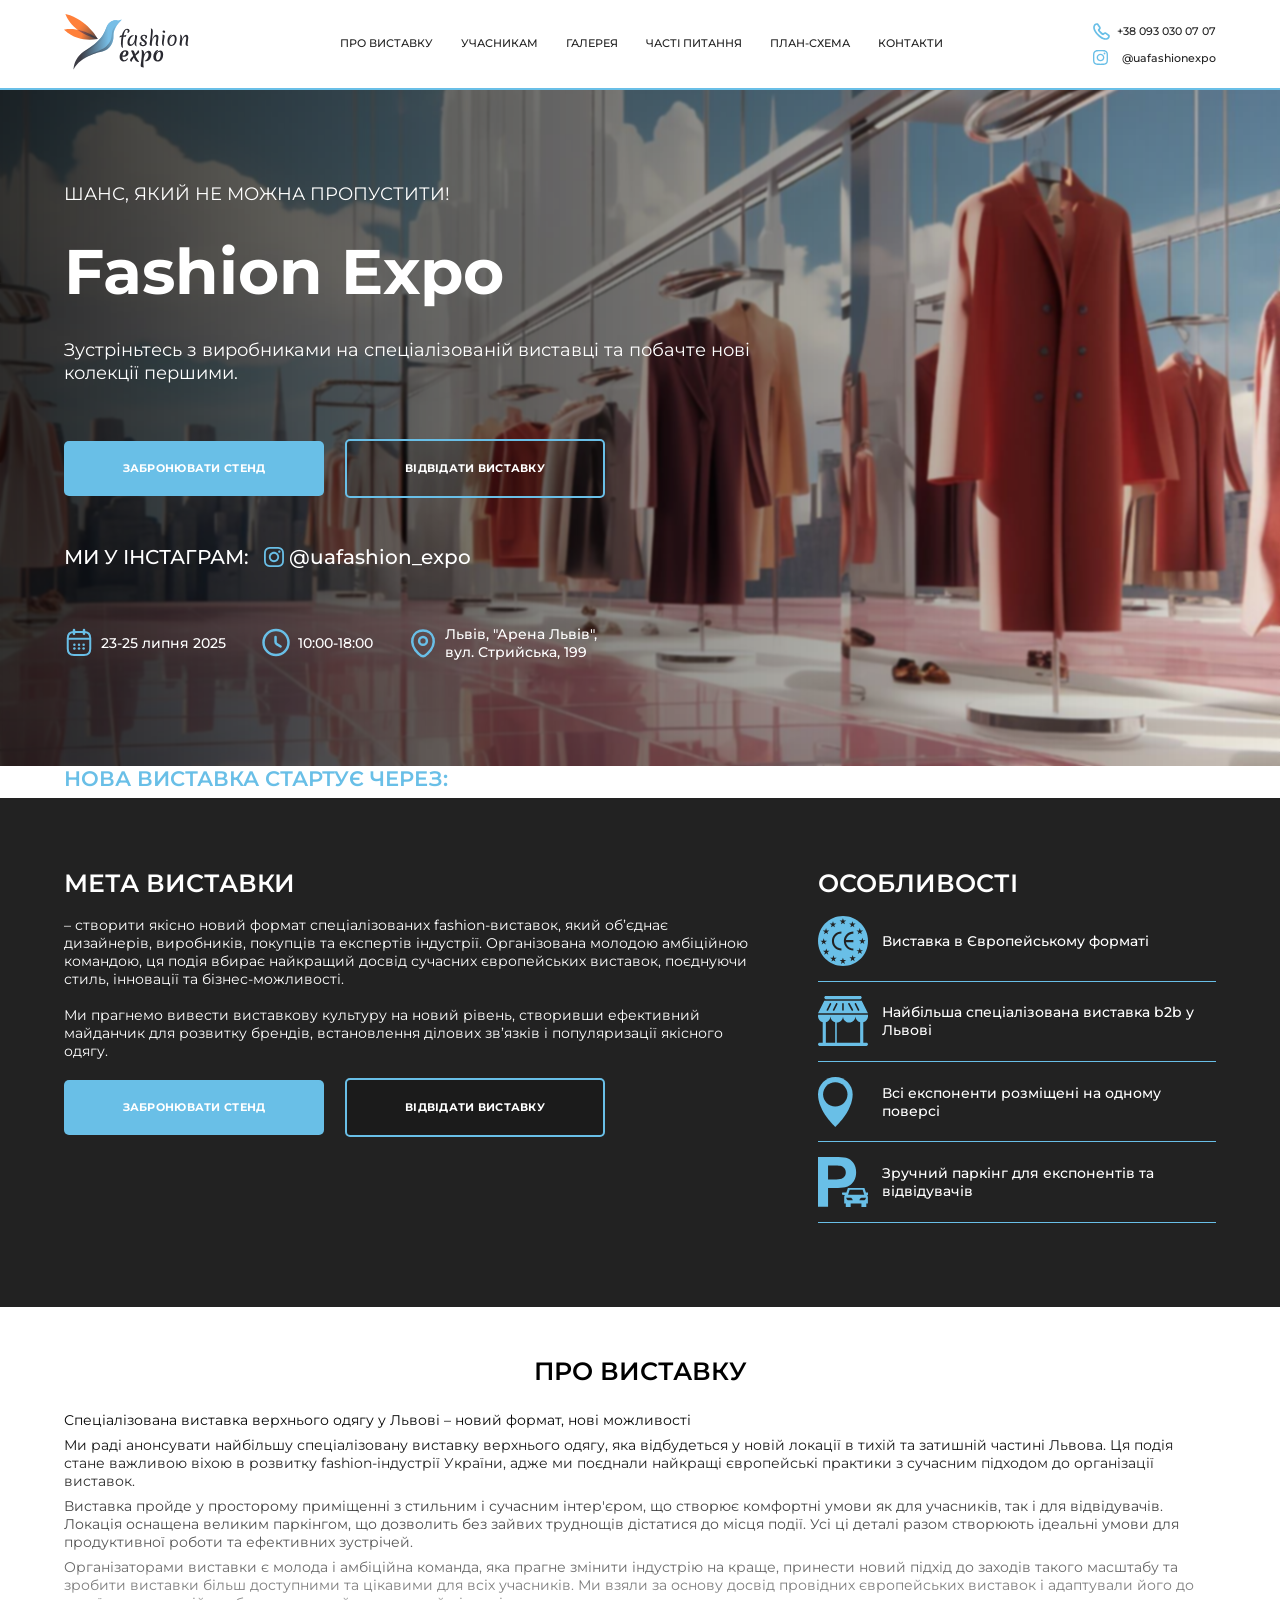
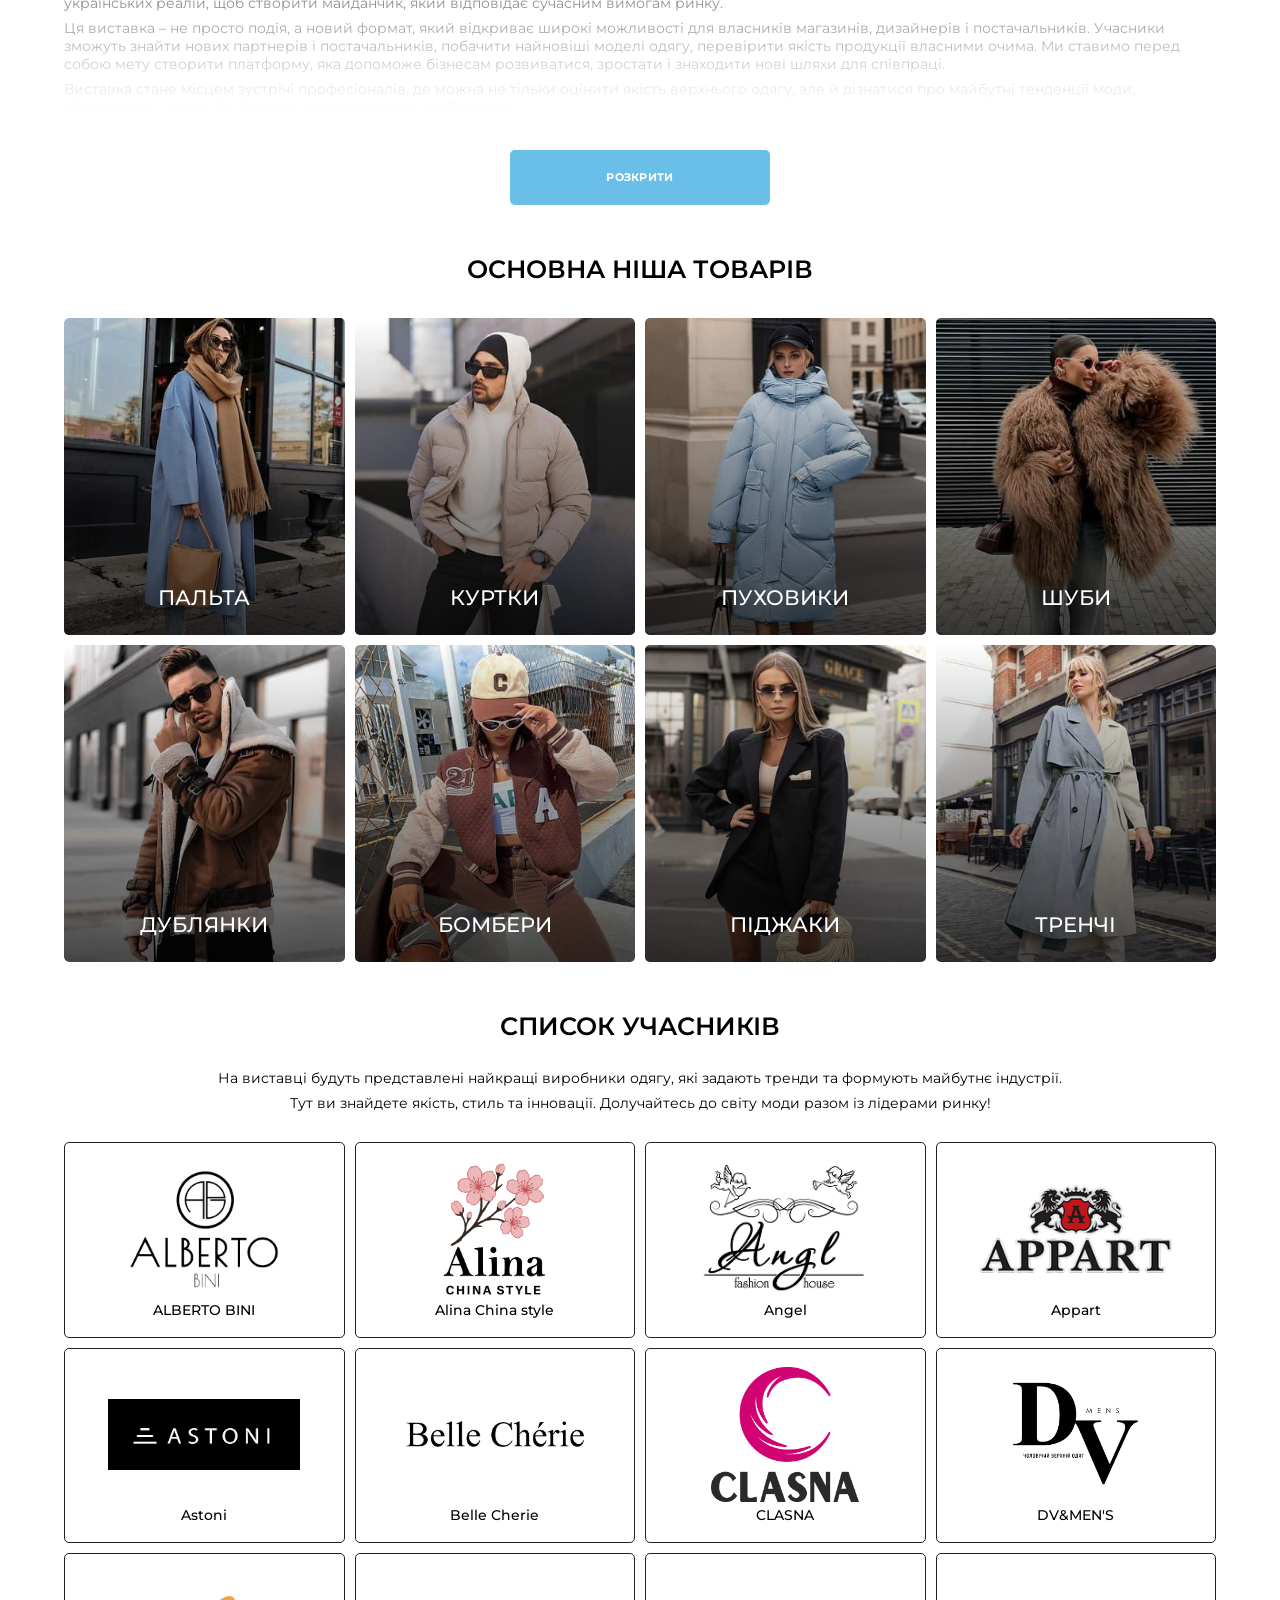
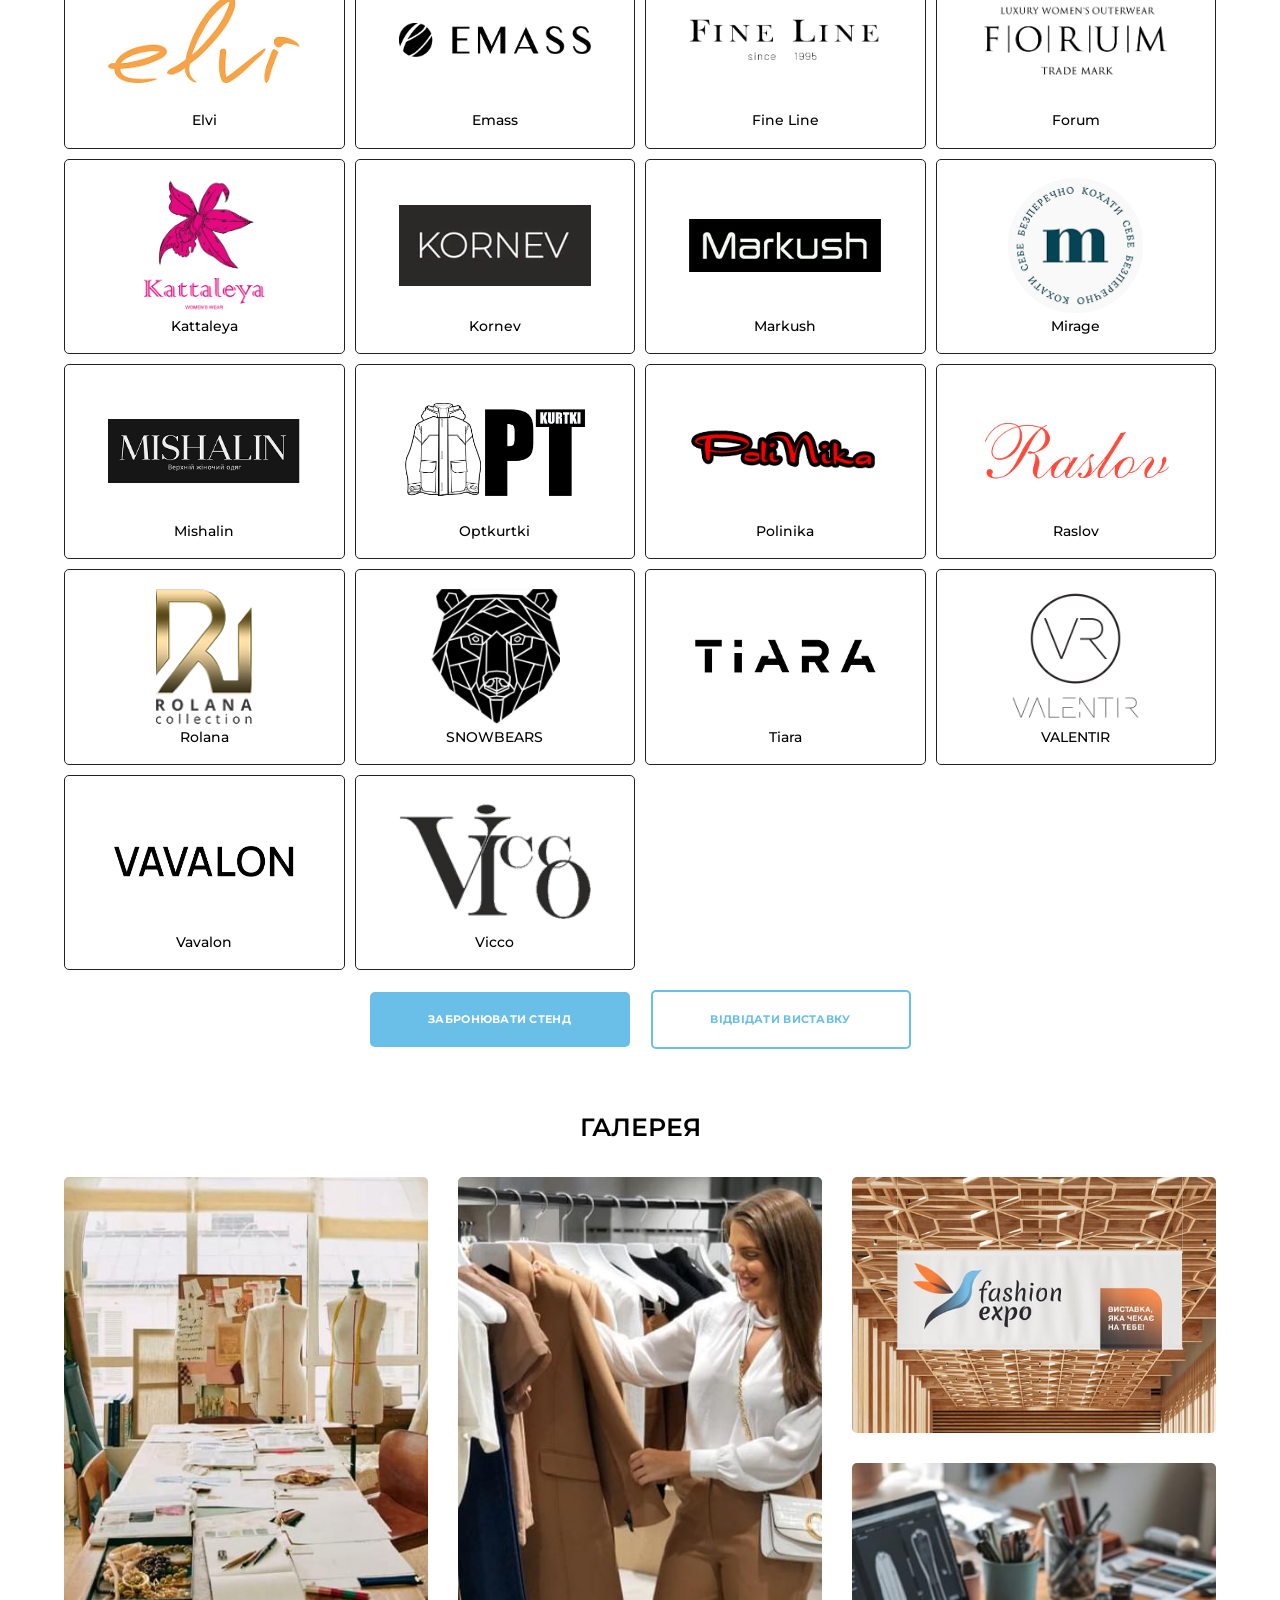
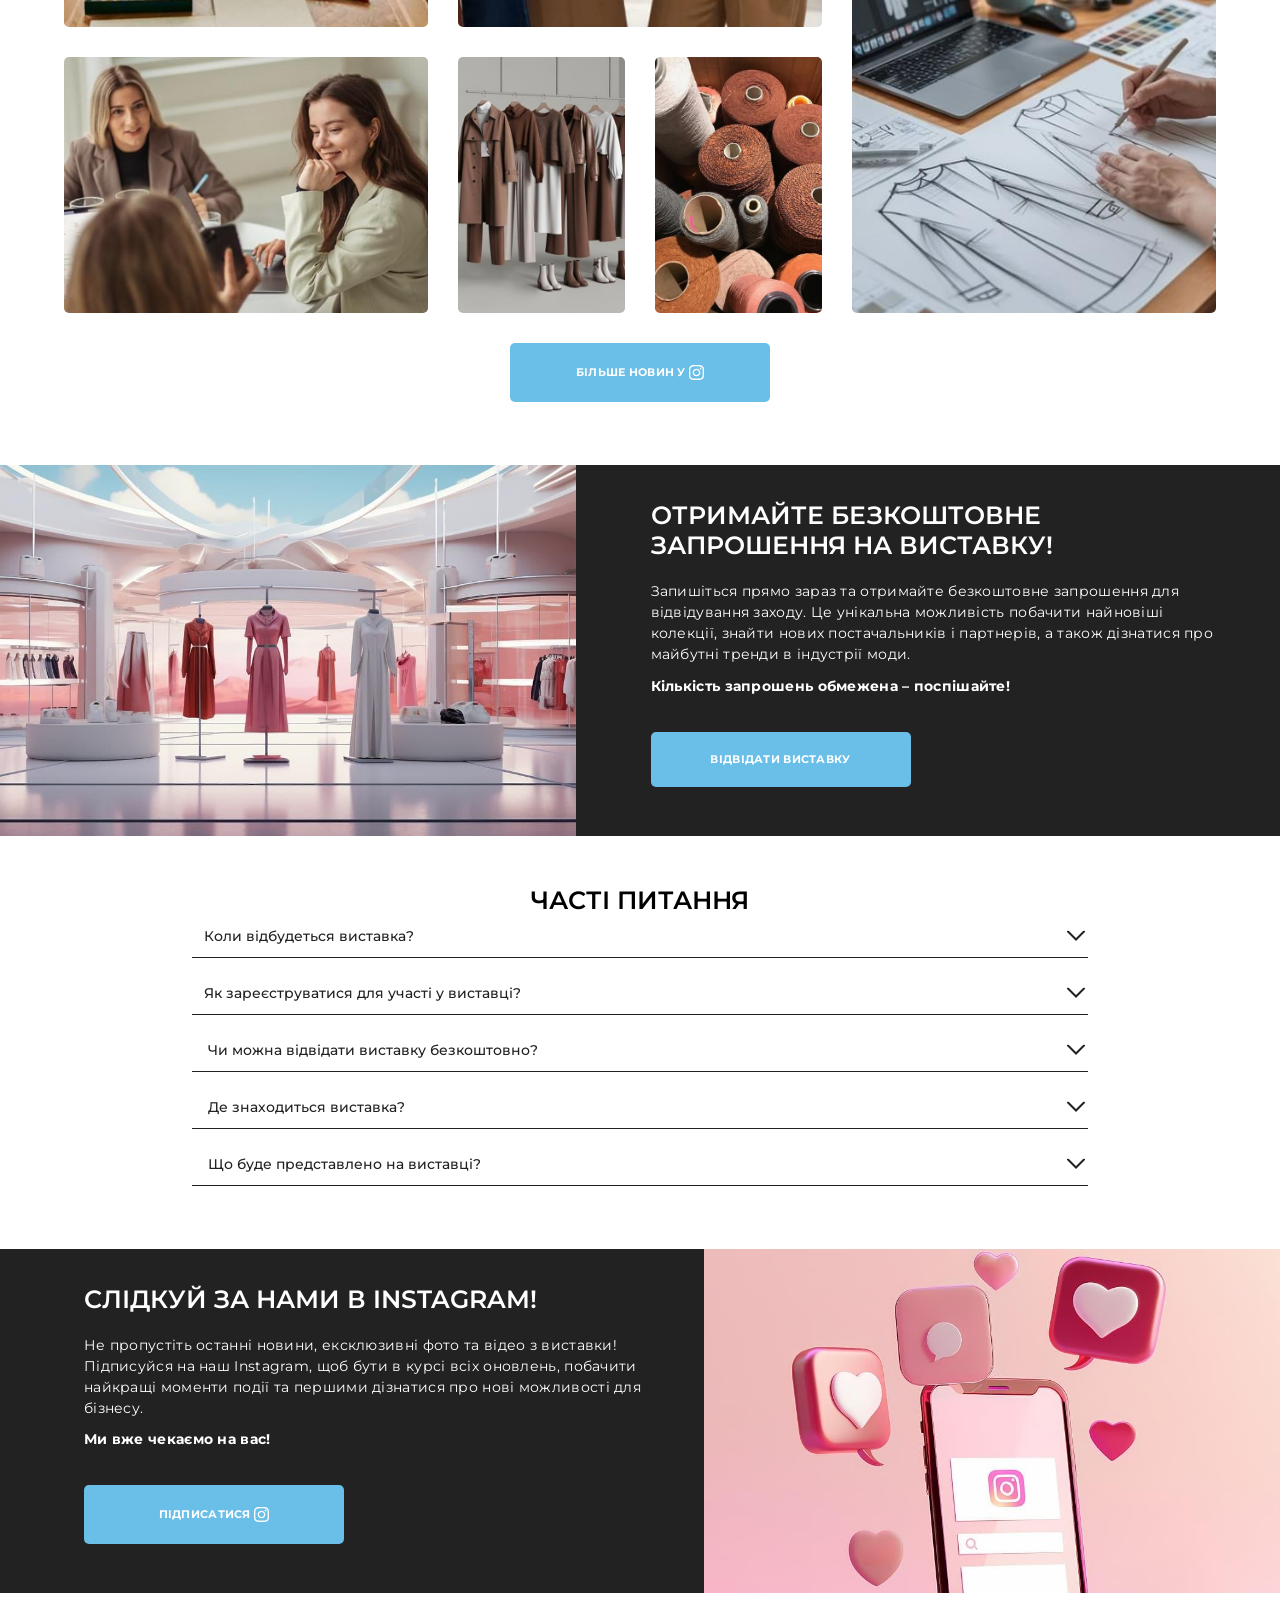
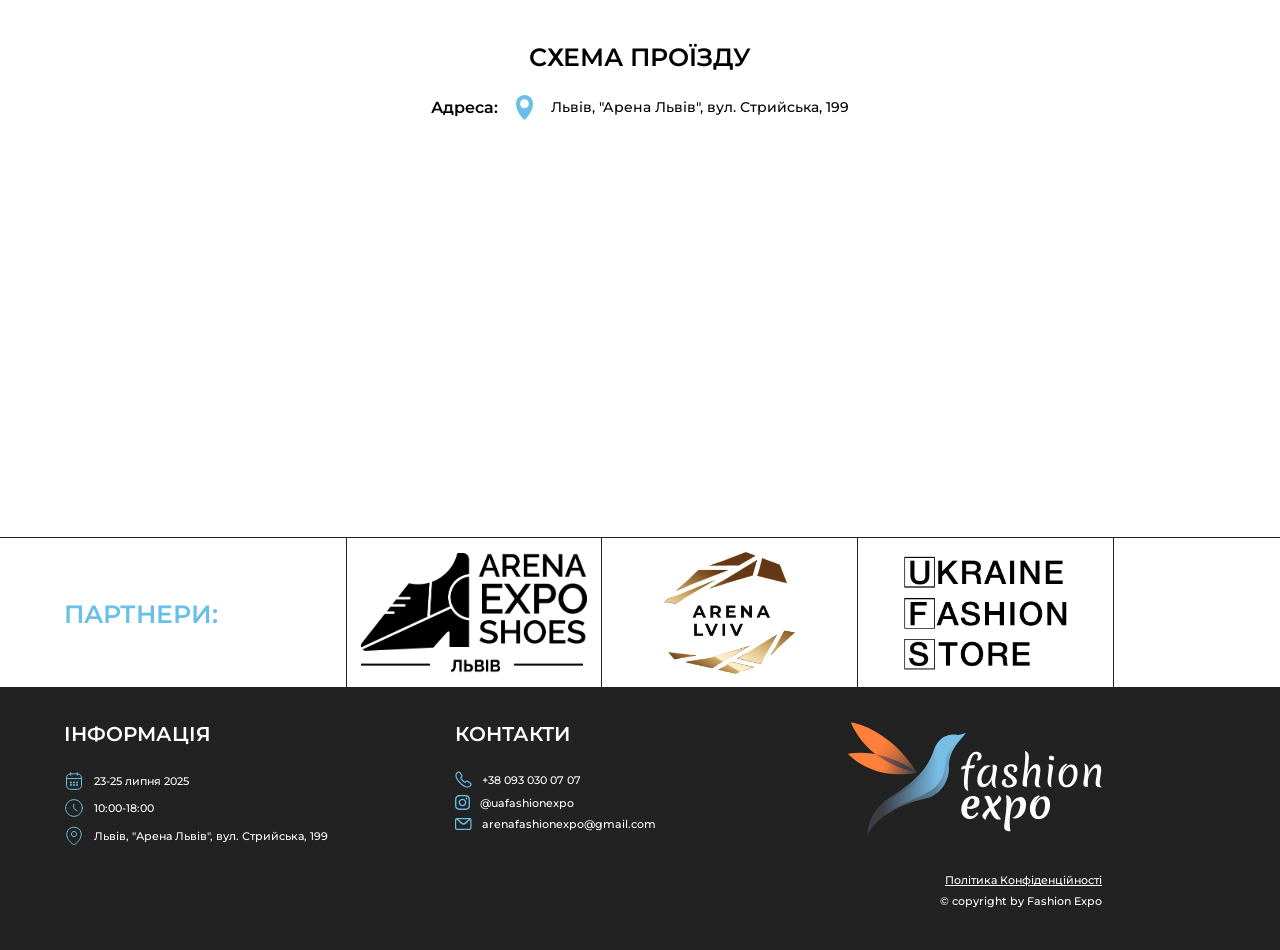
<file: docs/index.html>
<!DOCTYPE html><html lang="en"><head><meta charset="UTF-8"><meta name="viewport" content="width=device-width, user-scalable=yes, initial-scale=1.0, maximum-scale=2.0, minimum-scale=1.0"><link rel="stylesheet" href="css/styles.css"><link rel="preconnect" href="https://fonts.googleapis.com"><link rel="preconnect" href="https://fonts.gstatic.com" crossorigin><link href="https://fonts.googleapis.com/css2?family=Montserrat:ital,wght@0,100..900;1,100..900&amp;display=swap" rel="stylesheet"><link rel="apple-touch-icon" sizes="57x57" href="img/apple-icon-57x57.png"><link rel="apple-touch-icon" sizes="60x60" href="img/apple-icon-60x60.png"><link rel="apple-touch-icon" sizes="72x72" href="img/apple-icon-72x72.png"><link rel="apple-touch-icon" sizes="76x76" href="img/apple-icon-76x76.png"><link rel="apple-touch-icon" sizes="114x114" href="img/apple-icon-114x114.png"><link rel="apple-touch-icon" sizes="120x120" href="img/apple-icon-120x120.png"><link rel="apple-touch-icon" sizes="144x144" href="img/apple-icon-144x144.png"><link rel="apple-touch-icon" sizes="152x152" href="img/apple-icon-152x152.png"><link rel="apple-touch-icon" sizes="180x180" href="img/apple-icon-180x180.png"><link rel="icon" type="image/png" sizes="192x192" href="img/android-icon-192x192.png"><link rel="icon" type="image/png" sizes="32x32" href="img/favicon-32x32.png"><link rel="icon" type="image/png" sizes="96x96" href="img/favicon-96x96.png"><link rel="icon" type="image/png" sizes="16x16" href="img/favicon-16x16.png"><meta name="msapplication-TileColor" content="#ffffff"><meta name="msapplication-TileImage" content="/ms-icon-144x144.png"><meta name="theme-color" content="#ffffff"><title>Fashion Expo - Зустріньтесь з виробниками на спеціалізованій виставці та побачте нові колекції першими.</title><script>(function(w,d,s,l,i){w[l]=w[l]||[];w[l].push({'gtm.start':new Date().getTime(),event:'gtm.js'});var f=d.getElementsByTagName(s)[0],j=d.createElement(s),dl=l!='dataLayer'?'&l='+l:'';j.async=true;j.src='https://www.googletagmanager.com/gtm.js?id='+i+dl;f.parentNode.insertBefore(j,f);})(window,document,'script','dataLayer','GTM-TWF9VDPJ');</script></head><body> <noscript><iframe src="https://www.googletagmanager.com/ns.html?id=GTM-TWF9VDPJ" height="0" width="0" style="display:none;visibility:hidden"></iframe></noscript><div class="successPopup" id="successPopup"><div> <svg xmlns="http://www.w3.org/2000/svg" height="50" viewBox="0 -960 960 960" width="50" fill="#5f6368"><path d="m424-296 282-282-56-56-226 226-114-114-56 56 170 170Zm56 216q-83 0-156-31.5T197-197q-54-54-85.5-127T80-480q0-83 31.5-156T197-763q54-54 127-85.5T480-880q83 0 156 31.5T763-763q54 54 85.5 127T880-480q0 83-31.5 156T763-197q-54 54-127 85.5T480-80Zm0-80q134 0 227-93t93-227q0-134-93-227t-227-93q-134 0-227 93t-93 227q0 134 93 227t227 93Zm0-320Z"/></svg></div><h2>Дані успішно відправлені!</h2></div><div class="wrapper privacy_page"><div class="cancel_popup"><a href="#"><svg xmlns="http://www.w3.org/2000/svg" width="22" height="22" viewBox="0 0 22 22" fill="none">
<path d="M1 21L20.5816 1M21 21L1.41844 1" stroke="#121212" stroke-width="2" stroke-linecap="round"/>
</svg> </a></div><h1>Політика конфіденційності</h1><p>Адміністрація сайту зобовʼязується зберігати вашу конфіденційність в Інтернеті. Наша політика заснована на умовах Загального регламента захисту данних Европейського союзу (GDPR). Цілі, в яких ми збираємо персональні дані: покращення роботи нашого сервісу, здійснення контактів з відвідувачами даного сайту, розсилка новин електронною поштою, надання інформації, яку запитував користувач, здійснення послуг, пов'язаних з напрямком діяльності даного сайту, а також для зазначених нижче дій.</p><p>Ми збираємо та використовуємо ваші персональні дані лише у випадку вашої добровільної згоди. За згодою ви дозволяєте нам збирати та використовувати такі дані: ім'я та прізвище, електронна пошта, номер телефону, дані облікових записів у соціальних мережах. Збір та обробка ваших даних проводиться відповідно до законів, що діють на території Європейського Союзу та в державі України.</p><p>Користувач, який надав свої персональні дані сайту має право на їх зміну та видалення, а також на відкликання своєї згоди з їх використанням. Термін, протягом якого зберігатимуться ваші персональні дані: час, необхідний для використання даних для основної діяльності сайту. Після завершення використання ваших даних адміністрація сайту видаляє їх. Для доступу до ваших персональних даних ви можете зв'язатися з адміністрацією сайту. Ми можемо передавати ваші особисті дані третій стороні тільки за вашою добровільною згодою, якщо вони були передані, то зміни даних в інших організаціях, не пов'язаних з нами, ми не можемо здійснити.</p><p>При відвідуванні вами сайту у базі даних зберігаються записи про вашу IP адресу, час відвідування, налаштування браузера, операційну систему, а також інша технічна інформація необхідна для коректного відображення вмісту сайту. За цими даними нам неможливо ідентифікувати особу відвідувача.</p><p>Для коректного відображення вмісту та зручності використання сайту ми використовуємо cookie файли. Це невеликі файли, які зберігаються на вашому пристрої. Вони допомагають сайту запам'ятати інформацію про вас, наприклад, якою мовою ви переглядаєте сайт і які сторінки ви вже відкривали, ця інформація буде корисна при наступному відвідуванні. Завдяки файлам cookie перегляд сайту стає значно зручнішим. Докладніше про ці файли ви можете  прочитати тут Ви можете налаштувати прийом або блокування cookie у браузері самостійно. Неможливість приймати cookie може обмежити працездатність сайту.</p></div><div class="shema_popup"><div class="cancel_shema"><a href="#"><svg xmlns="http://www.w3.org/2000/svg" width="22" height="22" viewBox="0 0 22 22" fill="none">
<path d="M1 21L20.5816 1M21 21L1.41844 1" stroke="#121212" stroke-width="2" stroke-linecap="round"/>
</svg> </a></div><picture> <img src="img/shema.png" alt="План-схума гуртова виставка верхнього одягу"></picture><a class="zoom" href="#"><svg xmlns="http://www.w3.org/2000/svg" height="40px" viewBox="0 -960 960 960" width="40px" fill="#666666"><path d="M792-120.67 532.67-380q-30 25.33-69.64 39.67Q423.39-326 378.67-326q-108.44 0-183.56-75.17Q120-476.33 120-583.33t75.17-182.17q75.16-75.17 182.5-75.17 107.33 0 182.16 75.17 74.84 75.17 74.84 182.27 0 43.23-14 82.9-14 39.66-40.67 73l260 258.66-48 48Zm-414-272q79.17 0 134.58-55.83Q568-504.33 568-583.33q0-79-55.42-134.84Q457.17-774 378-774q-79.72 0-135.53 55.83-55.8 55.84-55.8 134.84t55.8 134.83q55.81 55.83 135.53 55.83Zm-34-76.66v-81.34h-81.33v-66.66H344V-698h66.67v80.67h80.66v66.66h-80.66v81.34H344Z"/></svg>   </a></div><a class="unzoom d-none" href="#"><svg xmlns="http://www.w3.org/2000/svg" height="40px" viewBox="0 -960 960 960" width="40px" fill="#666666"><path d="M792-120.67 532.67-380q-30 25.33-69.64 39.67Q423.39-326 378.67-326q-108.44 0-183.56-75.17Q120-476.33 120-583.33t75.17-182.17q75.16-75.17 182.5-75.17 107.33 0 182.16 75.17 74.84 75.17 74.84 182.27 0 43.23-14 82.9-14 39.66-40.67 73l260 258.66-48 48Zm-414-272q79.17 0 134.58-55.83Q568-504.33 568-583.33q0-79-55.42-134.84Q457.17-774 378-774q-79.72 0-135.53 55.83-55.8 55.84-55.8 134.84t55.8 134.83q55.81 55.83 135.53 55.83Zm-101.33-158v-66.66h200.66v66.66H276.67Z"/></svg> </a><a class="cancel_fixed d-none" href="#"><svg xmlns="http://www.w3.org/2000/svg" width="22" height="22" viewBox="0 0 22 22" fill="none">
<path d="M1 21L20.5816 1M21 21L1.41844 1" stroke="#121212" stroke-width="2" stroke-linecap="round"/>
</svg> </a><div class="popup_customers popup"><h2>забронювати стенд</h2><div class="cancel_popup_cust"> <a href="#"><svg xmlns="http://www.w3.org/2000/svg" width="22" height="22" viewBox="0 0 22 22" fill="none">
<path d="M1 21L20.5816 1M21 21L1.41844 1" stroke="#121212" stroke-width="2" stroke-linecap="round"/>
</svg> </a></div><form action="sendcustomers.php" method="post"><div class="grid col-2"><label>Назва компанії*<input type="text" name="company" required oninput="this.value = this.value.replace(/[^a-zA-Zа-яА-ЯїЇєЄіІґҐ ]/g, '')"></label><label> Країна/місто*<input type="text" name="city" required oninput="this.value = this.value.replace(/[^a-zA-Zа-яА-ЯїЇєЄіІґҐ ]/g, '')"></label></div><div class="grid col-2"><label for="name"> Контактна особа*<input id="name" type="text" name="userName" minlength="3" maxlength="30" required oninput="this.value = this.value.replace(/[^a-zA-Zа-яА-ЯїЇєЄіІґҐ ]/g, '')"></label><label for="phone">Телефон*<input class="phoneInput inputMask" type="tel" name="userPhone" required maxlength="13"></label></div><div class="grid col-2"><label>E-mail*<input type="text" name="email" required></label><label>Код ЄДРПОУ*<input type="text" name="code" required oninput="this.value = this.value.replace(/[^0-9+]/g, '')"></label></div><p> <label>ФОП*<input type="text" name="fop" required></label></p><p> <label>Номер свідоцтва платника податку*<input type="text" name="sertificat" required oninput="this.value = this.value.replace(/[^0-9+]/g, '')"></label></p><p> <label>Продукція, яка буде представлена*<input type="text" name="products" required oninput="this.value = this.value.replace(/[^a-zA-Zа-яА-ЯїЇєЄіІґҐ ]+/g, '')"></label></p><div class="grid col-2"><div class="radio_btn"> <p>Тип площі:<label class="items-center"><input type="radio" name="ploshcha" value="обладнана площа"><span>обладнана площа</span></label><label class="items-center"><input type="radio" name="ploshcha" value="не обладнана площа"><span>не обладнана площа</span></label></p></div><p> <label>Бажана квадратура стенду м2*<input type="text" name="stend" required oninput="this.value = this.value.replace(/[^0-9+]/g, '')"></label></p></div><p><label class="items-center approve_container"><span class="parent"><input class="approve" type="checkbox" name="approve" value="Даю згоду на обробку персональних даних" checked><span></span></span>Даю згоду на обробку персональних даних</label></p><button class="cta blue_cta" type="submit" disabled>відправити</button></form></div><div class="popup_visitors popup"><h2>Відвідати виставку</h2><div class="cancel_popup_vis"><a href="#"><svg xmlns="http://www.w3.org/2000/svg" width="22" height="22" viewBox="0 0 22 22" fill="none">
<path d="M1 21L20.5816 1M21 21L1.41844 1" stroke="#121212" stroke-width="2" stroke-linecap="round"/>
</svg></a></div><form action="sendvisitors.php" method="post"> <div class="grid col-2"><label>Прізвище*<input type="text" name="surname" required oninput="this.value = this.value.replace(/[^a-zA-Zа-яА-ЯїЇєЄіІґҐs]/g, '')"></label><label for="name"> Імʼя*<input id="name" type="text" name="userName" minlength="3" maxlength="30" required oninput="this.value = this.value.replace(/[^a-zA-Zа-яА-ЯїЇєЄіІґҐs]/g, '')"></label></div><div class="grid col-2"><label for="phone">Телефон*<input class="phoneInput inputMask" type="tel" name="userPhone" required maxlength="13"></label><label>E-mail*<input type="text" name="email" required></label></div><p> <label>Місто/селище*<input type="text" name="city" required oninput="this.value = this.value.replace(/[^a-zA-Zа-яА-ЯїЇєЄіІґҐ ]/g, '')"></label></p><p><label class="items-center approve_container"><span class="parent"><input class="approve" type="checkbox" name="approve" value="Даю згоду на обробку персональних даних" checked><span></span></span>Даю згоду на обробку персональних даних</label></p><button class="cta blue_cta" type="submit" disabled>відправити</button></form></div><header><div class="header"><div class="wrapper flex-between items-center"><div class="dark-bgc"></div><div class="dark-shema"></div><div class="dark-bgc-popup"></div><div class="dark-succes"></div><div class="logo"> <a href="index.html"><img src="img/logo.svg" alt=""></a></div><nav class="nav"> <div class="logo_mobile"><a href="index.html"><img src="img/logo.svg" alt=""></a><a class="cancel" href="#"><svg xmlns="http://www.w3.org/2000/svg" width="16" height="16" viewBox="0 0 16 16" fill="none">
<path d="M1 15L14.7071 1M15 15L1.29291 1" stroke="#121212" stroke-width="2" stroke-linecap="round"/>
</svg></a></div><ul class="menu items-center"><li> <a href="#about">про виставку</a></li><li> <a href="#participant">учасникам</a></li><li> <a href="#galery">галерея</a></li><li> <a href="#question">часті питання</a></li><li> <a class="shema" href="#">план-схема</a></li><li> <a href="#contacts">контакти</a></li></ul><div class="cta_container items-center"> <a class="cta blue_cta customers" href="#">забронювати стенд</a><a class="cta border_cta visitors" href="">відвідати виставку</a></div><div class="dark_bg mobile_contacts_menu"><p class="date flex items-center"> <svg xmlns="http://www.w3.org/2000/svg" width="17" height="17" viewBox="0 0 30 31" fill="none">
<path d="M10 3V6.75" stroke="#69BFE7" stroke-width="2.5" stroke-miterlimit="10" stroke-linecap="round" stroke-linejoin="round"/>
<path d="M20 3V6.75" stroke="#69BFE7" stroke-width="2.5" stroke-miterlimit="10" stroke-linecap="round" stroke-linejoin="round"/>
<path d="M4.375 11.8625H25.625" stroke="#69BFE7" stroke-width="2" stroke-miterlimit="10" stroke-linecap="round" stroke-linejoin="round"/>
<path d="M26.25 11.125V21.75C26.25 25.5 24.375 28 20 28H10C5.625 28 3.75 25.5 3.75 21.75V11.125C3.75 7.375 5.625 4.875 10 4.875H20C24.375 4.875 26.25 7.375 26.25 11.125Z" stroke="#69BFE7" stroke-width="2" stroke-miterlimit="10" stroke-linecap="round" stroke-linejoin="round"/>
<path d="M19.6184 17.625H19.6296" stroke="#69BFE7" stroke-width="2.5" stroke-linecap="round" stroke-linejoin="round"/>
<path d="M19.6184 21.375H19.6296" stroke="#69BFE7" stroke-width="2.5" stroke-linecap="round" stroke-linejoin="round"/>
<path d="M14.9944 17.625H15.0056" stroke="#69BFE7" stroke-width="2.5" stroke-linecap="round" stroke-linejoin="round"/>
<path d="M14.9944 21.375H15.0056" stroke="#69BFE7" stroke-width="2.5" stroke-linecap="round" stroke-linejoin="round"/>
<path d="M10.3679 17.625H10.3791" stroke="#69BFE7" stroke-width="2.5" stroke-linecap="round" stroke-linejoin="round"/>
<path d="M10.3679 21.375H10.3791" stroke="#69BFE7" stroke-width="2.5" stroke-linecap="round" stroke-linejoin="round"/>
</svg><span>23-25 липня 2025</span></p><p class="flex items-center adress"> <svg xmlns="http://www.w3.org/2000/svg" width="17" height="17" viewBox="0 0 30 30" fill="none">
<path d="M15 16.7875C17.1539 16.7875 18.9 15.0414 18.9 12.8875C18.9 10.7336 17.1539 8.98749 15 8.98749C12.8461 8.98749 11.1 10.7336 11.1 12.8875C11.1 15.0414 12.8461 16.7875 15 16.7875Z" stroke="#69BFE7" stroke-width="2.5"/>
<path d="M4.525 10.6125C6.9875 -0.212498 23.025 -0.199997 25.475 10.625C26.9125 16.975 22.9625 22.35 19.5 25.675C16.0375 29 14.4563 29.5 10.4875 25.675C7.0375 22.35 3.0875 16.9625 4.525 10.6125Z" stroke="#69BFE7" stroke-width="2.5"/>
</svg><span>Львів, "Арена Львів",<br>вул. Стрийська, 199</span></p><a class="flex items-center" href="tel:+380930300707"><svg xmlns="http://www.w3.org/2000/svg" width="17" height="17" viewBox="0 0 17 17" fill="none">
<path d="M16 13.2475C16 13.5175 15.9399 13.795 15.8122 14.065C15.6845 14.335 15.5193 14.59 15.3015 14.83C14.9334 15.235 14.5278 15.5275 14.0696 15.715C13.6189 15.9025 13.1307 16 12.6049 16C11.8388 16 11.02 15.82 10.1562 15.4525C9.29244 15.085 8.42864 14.59 7.57236 13.9675C6.70856 13.3375 5.88983 12.64 5.10866 11.8675C4.335 11.0875 3.63645 10.27 3.01302 9.415C2.3971 8.56 1.90135 7.705 1.54081 6.8575C1.18027 6.0025 1 5.185 1 4.405C1 3.895 1.09014 3.4075 1.27041 2.9575C1.45068 2.5 1.7361 2.08 2.1342 1.705C2.61492 1.2325 3.14071 1 3.69654 1C3.90686 1 4.11718 1.045 4.30496 1.135C4.50025 1.225 4.67301 1.36 4.80821 1.555L6.55083 4.0075C6.68603 4.195 6.78368 4.3675 6.85128 4.5325C6.91888 4.69 6.95644 4.8475 6.95644 4.99C6.95644 5.17 6.90386 5.35 6.7987 5.5225C6.70105 5.695 6.55834 5.875 6.37807 6.055L5.80721 6.6475C5.72459 6.73 5.68703 6.8275 5.68703 6.9475C5.68703 7.0075 5.69454 7.06 5.70956 7.12C5.7321 7.18 5.75463 7.225 5.76965 7.27C5.90486 7.5175 6.13771 7.84 6.4682 8.23C6.80621 8.62 7.16675 9.0175 7.55734 9.415C7.96294 9.8125 8.35353 10.18 8.75163 10.5175C9.14221 10.8475 9.4652 11.0725 9.72058 11.2075C9.75814 11.2225 9.8032 11.245 9.85578 11.2675C9.91587 11.29 9.97596 11.2975 10.0436 11.2975C10.1713 11.2975 10.2689 11.2525 10.3515 11.17L10.9224 10.6075C11.1102 10.42 11.2904 10.2775 11.4632 10.1875C11.636 10.0825 11.8087 10.03 11.9965 10.03C12.1392 10.03 12.2894 10.06 12.4547 10.1275C12.6199 10.195 12.7927 10.2925 12.9805 10.42L15.4667 12.1825C15.662 12.3175 15.7972 12.475 15.8798 12.6625C15.9549 12.85 16 13.0375 16 13.2475Z" stroke="#69BFE7" stroke-width="1.7" stroke-miterlimit="10"/>
</svg>+38 093 030 07 07</a><a class="flex items-center" href="https://www.instagram.com/uafashionexpo" target="blank"><svg xmlns="http://www.w3.org/2000/svg" width="15" height="15" viewBox="0 0 15 15" fill="none">
<path d="M7.50147 1.35085C9.50576 1.35085 9.74312 1.35964 10.5314 1.3948C11.2639 1.42704 11.6595 1.55011 11.9232 1.65267C12.2719 1.78746 12.5239 1.95155 12.7847 2.21235C13.0484 2.47607 13.2096 2.72514 13.3444 3.07384C13.447 3.33757 13.57 3.73608 13.6023 4.46572C13.6374 5.25689 13.6462 5.49424 13.6462 7.49561C13.6462 9.4999 13.6374 9.73726 13.6023 10.5255C13.57 11.2581 13.447 11.6536 13.3444 11.9174C13.2096 12.2661 13.0455 12.5181 12.7847 12.7789C12.521 13.0426 12.2719 13.2038 11.9232 13.3385C11.6595 13.4411 11.261 13.5642 10.5314 13.5964C9.74018 13.6316 9.50283 13.6404 7.50147 13.6404C5.49717 13.6404 5.25982 13.6316 4.47158 13.5964C3.73901 13.5642 3.34343 13.4411 3.0797 13.3385C2.731 13.2038 2.479 13.0397 2.21821 12.7789C1.95448 12.5151 1.79332 12.2661 1.65853 11.9174C1.55597 11.6536 1.4329 11.2551 1.40066 10.5255C1.3655 9.73432 1.35671 9.49697 1.35671 7.49561C1.35671 5.49131 1.3655 5.25396 1.40066 4.46572C1.4329 3.73315 1.55597 3.33757 1.65853 3.07384C1.79332 2.72514 1.95741 2.47314 2.21821 2.21235C2.48193 1.94862 2.731 1.78746 3.0797 1.65267C3.34343 1.55011 3.74194 1.42704 4.47158 1.3948C5.25982 1.35964 5.49717 1.35085 7.50147 1.35085ZM7.50147 0C5.46494 0 5.21 0.00879078 4.41004 0.0439539C3.61301 0.079117 3.06505 0.208048 2.59035 0.392655C2.09514 0.586052 1.67611 0.840985 1.26001 1.26001C0.840985 1.67611 0.586052 2.09514 0.392655 2.58742C0.208048 3.06505 0.079117 3.61008 0.0439539 4.40711C0.00879078 5.21 0 5.46493 0 7.50147C0 9.538 0.00879078 9.79293 0.0439539 10.5929C0.079117 11.3899 0.208048 11.9379 0.392655 12.4126C0.586052 12.9078 0.840985 13.3268 1.26001 13.7429C1.67611 14.159 2.09514 14.4169 2.58742 14.6073C3.06505 14.792 3.61008 14.9209 4.40711 14.956C5.20707 14.9912 5.462 15 7.49854 15C9.53507 15 9.79 14.9912 10.59 14.956C11.387 14.9209 11.9349 14.792 12.4097 14.6073C12.9019 14.4169 13.321 14.159 13.7371 13.7429C14.1532 13.3268 14.411 12.9078 14.6015 12.4155C14.7861 11.9379 14.915 11.3929 14.9502 10.5958C14.9854 9.79586 14.9941 9.54093 14.9941 7.5044C14.9941 5.46787 14.9854 5.21293 14.9502 4.41297C14.915 3.61594 14.7861 3.06798 14.6015 2.59328C14.4169 2.09514 14.1619 1.67611 13.7429 1.26001C13.3268 0.843915 12.9078 0.586052 12.4155 0.395585C11.9379 0.210979 11.3929 0.0820473 10.5958 0.0468842C9.79293 0.00879078 9.538 0 7.50147 0Z" fill="#69BFE7"/>
<path d="M7.50149 3.64817C5.37412 3.64817 3.64819 5.37409 3.64819 7.50146C3.64819 9.62883 5.37412 11.3548 7.50149 11.3548C9.62885 11.3548 11.3548 9.62883 11.3548 7.50146C11.3548 5.37409 9.62885 3.64817 7.50149 3.64817ZM7.50149 10.001C6.12133 10.001 5.00197 8.88161 5.00197 7.50146C5.00197 6.12131 6.12133 5.00195 7.50149 5.00195C8.88164 5.00195 10.001 6.12131 10.001 7.50146C10.001 8.88161 8.88164 10.001 7.50149 10.001Z" fill="#69BFE7"/>
<path d="M12.4067 3.49581C12.4067 3.99396 12.0023 4.3954 11.5071 4.3954C11.009 4.3954 10.6075 3.99103 10.6075 3.49581C10.6075 2.99767 11.0119 2.59622 11.5071 2.59622C12.0023 2.59622 12.4067 3.0006 12.4067 3.49581Z" fill="#69BFE7"/>
</svg>@uafashionexpo</a></div></nav><div class="header_contacts"><a class="flex-between items-center" href="tel:+380930300707"><svg xmlns="http://www.w3.org/2000/svg" width="17" height="17" viewBox="0 0 17 17" fill="none">
<path d="M16 13.2475C16 13.5175 15.9399 13.795 15.8122 14.065C15.6845 14.335 15.5193 14.59 15.3015 14.83C14.9334 15.235 14.5278 15.5275 14.0696 15.715C13.6189 15.9025 13.1307 16 12.6049 16C11.8388 16 11.02 15.82 10.1562 15.4525C9.29244 15.085 8.42864 14.59 7.57236 13.9675C6.70856 13.3375 5.88983 12.64 5.10866 11.8675C4.335 11.0875 3.63645 10.27 3.01302 9.415C2.3971 8.56 1.90135 7.705 1.54081 6.8575C1.18027 6.0025 1 5.185 1 4.405C1 3.895 1.09014 3.4075 1.27041 2.9575C1.45068 2.5 1.7361 2.08 2.1342 1.705C2.61492 1.2325 3.14071 1 3.69654 1C3.90686 1 4.11718 1.045 4.30496 1.135C4.50025 1.225 4.67301 1.36 4.80821 1.555L6.55083 4.0075C6.68603 4.195 6.78368 4.3675 6.85128 4.5325C6.91888 4.69 6.95644 4.8475 6.95644 4.99C6.95644 5.17 6.90386 5.35 6.7987 5.5225C6.70105 5.695 6.55834 5.875 6.37807 6.055L5.80721 6.6475C5.72459 6.73 5.68703 6.8275 5.68703 6.9475C5.68703 7.0075 5.69454 7.06 5.70956 7.12C5.7321 7.18 5.75463 7.225 5.76965 7.27C5.90486 7.5175 6.13771 7.84 6.4682 8.23C6.80621 8.62 7.16675 9.0175 7.55734 9.415C7.96294 9.8125 8.35353 10.18 8.75163 10.5175C9.14221 10.8475 9.4652 11.0725 9.72058 11.2075C9.75814 11.2225 9.8032 11.245 9.85578 11.2675C9.91587 11.29 9.97596 11.2975 10.0436 11.2975C10.1713 11.2975 10.2689 11.2525 10.3515 11.17L10.9224 10.6075C11.1102 10.42 11.2904 10.2775 11.4632 10.1875C11.636 10.0825 11.8087 10.03 11.9965 10.03C12.1392 10.03 12.2894 10.06 12.4547 10.1275C12.6199 10.195 12.7927 10.2925 12.9805 10.42L15.4667 12.1825C15.662 12.3175 15.7972 12.475 15.8798 12.6625C15.9549 12.85 16 13.0375 16 13.2475Z" stroke="#69BFE7" stroke-width="1.7" stroke-miterlimit="10"/>
</svg>+38 093 030 07 07</a><a class="flex-between items-center" href="https://www.instagram.com/uafashionexpo" target="blank"><svg xmlns="http://www.w3.org/2000/svg" width="15" height="15" viewBox="0 0 15 15" fill="none">
<path d="M7.50147 1.35085C9.50576 1.35085 9.74312 1.35964 10.5314 1.3948C11.2639 1.42704 11.6595 1.55011 11.9232 1.65267C12.2719 1.78746 12.5239 1.95155 12.7847 2.21235C13.0484 2.47607 13.2096 2.72514 13.3444 3.07384C13.447 3.33757 13.57 3.73608 13.6023 4.46572C13.6374 5.25689 13.6462 5.49424 13.6462 7.49561C13.6462 9.4999 13.6374 9.73726 13.6023 10.5255C13.57 11.2581 13.447 11.6536 13.3444 11.9174C13.2096 12.2661 13.0455 12.5181 12.7847 12.7789C12.521 13.0426 12.2719 13.2038 11.9232 13.3385C11.6595 13.4411 11.261 13.5642 10.5314 13.5964C9.74018 13.6316 9.50283 13.6404 7.50147 13.6404C5.49717 13.6404 5.25982 13.6316 4.47158 13.5964C3.73901 13.5642 3.34343 13.4411 3.0797 13.3385C2.731 13.2038 2.479 13.0397 2.21821 12.7789C1.95448 12.5151 1.79332 12.2661 1.65853 11.9174C1.55597 11.6536 1.4329 11.2551 1.40066 10.5255C1.3655 9.73432 1.35671 9.49697 1.35671 7.49561C1.35671 5.49131 1.3655 5.25396 1.40066 4.46572C1.4329 3.73315 1.55597 3.33757 1.65853 3.07384C1.79332 2.72514 1.95741 2.47314 2.21821 2.21235C2.48193 1.94862 2.731 1.78746 3.0797 1.65267C3.34343 1.55011 3.74194 1.42704 4.47158 1.3948C5.25982 1.35964 5.49717 1.35085 7.50147 1.35085ZM7.50147 0C5.46494 0 5.21 0.00879078 4.41004 0.0439539C3.61301 0.079117 3.06505 0.208048 2.59035 0.392655C2.09514 0.586052 1.67611 0.840985 1.26001 1.26001C0.840985 1.67611 0.586052 2.09514 0.392655 2.58742C0.208048 3.06505 0.079117 3.61008 0.0439539 4.40711C0.00879078 5.21 0 5.46493 0 7.50147C0 9.538 0.00879078 9.79293 0.0439539 10.5929C0.079117 11.3899 0.208048 11.9379 0.392655 12.4126C0.586052 12.9078 0.840985 13.3268 1.26001 13.7429C1.67611 14.159 2.09514 14.4169 2.58742 14.6073C3.06505 14.792 3.61008 14.9209 4.40711 14.956C5.20707 14.9912 5.462 15 7.49854 15C9.53507 15 9.79 14.9912 10.59 14.956C11.387 14.9209 11.9349 14.792 12.4097 14.6073C12.9019 14.4169 13.321 14.159 13.7371 13.7429C14.1532 13.3268 14.411 12.9078 14.6015 12.4155C14.7861 11.9379 14.915 11.3929 14.9502 10.5958C14.9854 9.79586 14.9941 9.54093 14.9941 7.5044C14.9941 5.46787 14.9854 5.21293 14.9502 4.41297C14.915 3.61594 14.7861 3.06798 14.6015 2.59328C14.4169 2.09514 14.1619 1.67611 13.7429 1.26001C13.3268 0.843915 12.9078 0.586052 12.4155 0.395585C11.9379 0.210979 11.3929 0.0820473 10.5958 0.0468842C9.79293 0.00879078 9.538 0 7.50147 0Z" fill="#69BFE7"/>
<path d="M7.50149 3.64817C5.37412 3.64817 3.64819 5.37409 3.64819 7.50146C3.64819 9.62883 5.37412 11.3548 7.50149 11.3548C9.62885 11.3548 11.3548 9.62883 11.3548 7.50146C11.3548 5.37409 9.62885 3.64817 7.50149 3.64817ZM7.50149 10.001C6.12133 10.001 5.00197 8.88161 5.00197 7.50146C5.00197 6.12131 6.12133 5.00195 7.50149 5.00195C8.88164 5.00195 10.001 6.12131 10.001 7.50146C10.001 8.88161 8.88164 10.001 7.50149 10.001Z" fill="#69BFE7"/>
<path d="M12.4067 3.49581C12.4067 3.99396 12.0023 4.3954 11.5071 4.3954C11.009 4.3954 10.6075 3.99103 10.6075 3.49581C10.6075 2.99767 11.0119 2.59622 11.5071 2.59622C12.0023 2.59622 12.4067 3.0006 12.4067 3.49581Z" fill="#69BFE7"/>
</svg>@uafashionexpo</a><div class="burger">         <svg xmlns="http://www.w3.org/2000/svg" width="30" height="19" viewBox="0 0 30 19" fill="none">
<rect width="30" height="3" rx="1.5" fill="#69BFE7"/>
<rect y="8" width="30" height="3" rx="1.5" fill="#69BFE7"/>
<rect y="16" width="30" height="3" rx="1.5" fill="#69BFE7"/>
</svg></div></div></div></div></header><main> <section class="main_container"><div class="mask_bg mask"></div><div class="wrapper"><div class="text_main_container"><p class="header_one">Шанс, який не можна пропустити!</p><h1>Fashion Expo</h1><p>Зустріньтесь з виробниками на спеціалізованій виставці та побачте нові колекції першими.</p><div class="cta_container items-center"> <a class="cta blue_cta customers" href="#">забронювати стенд</a><a class="cta border_cta visitors" href="">відвідати виставку</a></div><div class="reverse"><div class="flex items-center date_container"><p class="date flex items-center"><svg xmlns="http://www.w3.org/2000/svg" width="30" height="31" viewBox="0 0 30 31" fill="none">
<path d="M10 3V6.75" stroke="#69BFE7" stroke-width="2.5" stroke-miterlimit="10" stroke-linecap="round" stroke-linejoin="round"/>
<path d="M20 3V6.75" stroke="#69BFE7" stroke-width="2.5" stroke-miterlimit="10" stroke-linecap="round" stroke-linejoin="round"/>
<path d="M4.375 11.8625H25.625" stroke="#69BFE7" stroke-width="2" stroke-miterlimit="10" stroke-linecap="round" stroke-linejoin="round"/>
<path d="M26.25 11.125V21.75C26.25 25.5 24.375 28 20 28H10C5.625 28 3.75 25.5 3.75 21.75V11.125C3.75 7.375 5.625 4.875 10 4.875H20C24.375 4.875 26.25 7.375 26.25 11.125Z" stroke="#69BFE7" stroke-width="2" stroke-miterlimit="10" stroke-linecap="round" stroke-linejoin="round"/>
<path d="M19.6184 17.625H19.6296" stroke="#69BFE7" stroke-width="2.5" stroke-linecap="round" stroke-linejoin="round"/>
<path d="M19.6184 21.375H19.6296" stroke="#69BFE7" stroke-width="2.5" stroke-linecap="round" stroke-linejoin="round"/>
<path d="M14.9944 17.625H15.0056" stroke="#69BFE7" stroke-width="2.5" stroke-linecap="round" stroke-linejoin="round"/>
<path d="M14.9944 21.375H15.0056" stroke="#69BFE7" stroke-width="2.5" stroke-linecap="round" stroke-linejoin="round"/>
<path d="M10.3679 17.625H10.3791" stroke="#69BFE7" stroke-width="2.5" stroke-linecap="round" stroke-linejoin="round"/>
<path d="M10.3679 21.375H10.3791" stroke="#69BFE7" stroke-width="2.5" stroke-linecap="round" stroke-linejoin="round"/>
</svg><span>23-25 липня 2025</span></p><p class="flex items-center time"><svg xmlns="http://www.w3.org/2000/svg" width="30" height="31" viewBox="0 0 30 31" fill="none">
<path d="M27.5 15.5C27.5 22.4 21.9 28 15 28C8.1 28 2.5 22.4 2.5 15.5C2.5 8.6 8.1 3 15 3C21.9 3 27.5 8.6 27.5 15.5Z" stroke="#69BFE7" stroke-width="2.5" stroke-linecap="round" stroke-linejoin="round"/>
<path d="M19.6375 19.475L15.7625 17.1625C15.0875 16.7625 14.5375 15.8 14.5375 15.0125V9.88751" stroke="#69BFE7" stroke-width="2.5" stroke-linecap="round" stroke-linejoin="round"/>
</svg><span>10:00-18:00</span></p><p class="flex items-center adress"><svg xmlns="http://www.w3.org/2000/svg" width="30" height="30" viewBox="0 0 30 30" fill="none">
<path d="M15 16.7875C17.1539 16.7875 18.9 15.0414 18.9 12.8875C18.9 10.7336 17.1539 8.98749 15 8.98749C12.8461 8.98749 11.1 10.7336 11.1 12.8875C11.1 15.0414 12.8461 16.7875 15 16.7875Z" stroke="#69BFE7" stroke-width="2.5"/>
<path d="M4.525 10.6125C6.9875 -0.212498 23.025 -0.199997 25.475 10.625C26.9125 16.975 22.9625 22.35 19.5 25.675C16.0375 29 14.4563 29.5 10.4875 25.675C7.0375 22.35 3.0875 16.9625 4.525 10.6125Z" stroke="#69BFE7" stroke-width="2.5"/>
</svg><span>Львів, "Арена Львів",<br>вул. Стрийська, 199</span></p></div><div class="mobile_inst"><p class="flex">ми у інстаграм:<a class="flex-between items-center" href="https://www.instagram.com/uafashionexpo" target="blank"><svg xmlns="http://www.w3.org/2000/svg" viewBox="0 0 15 15" fill="none">
<path d="M7.50147 1.35085C9.50576 1.35085 9.74312 1.35964 10.5314 1.3948C11.2639 1.42704 11.6595 1.55011 11.9232 1.65267C12.2719 1.78746 12.5239 1.95155 12.7847 2.21235C13.0484 2.47607 13.2096 2.72514 13.3444 3.07384C13.447 3.33757 13.57 3.73608 13.6023 4.46572C13.6374 5.25689 13.6462 5.49424 13.6462 7.49561C13.6462 9.4999 13.6374 9.73726 13.6023 10.5255C13.57 11.2581 13.447 11.6536 13.3444 11.9174C13.2096 12.2661 13.0455 12.5181 12.7847 12.7789C12.521 13.0426 12.2719 13.2038 11.9232 13.3385C11.6595 13.4411 11.261 13.5642 10.5314 13.5964C9.74018 13.6316 9.50283 13.6404 7.50147 13.6404C5.49717 13.6404 5.25982 13.6316 4.47158 13.5964C3.73901 13.5642 3.34343 13.4411 3.0797 13.3385C2.731 13.2038 2.479 13.0397 2.21821 12.7789C1.95448 12.5151 1.79332 12.2661 1.65853 11.9174C1.55597 11.6536 1.4329 11.2551 1.40066 10.5255C1.3655 9.73432 1.35671 9.49697 1.35671 7.49561C1.35671 5.49131 1.3655 5.25396 1.40066 4.46572C1.4329 3.73315 1.55597 3.33757 1.65853 3.07384C1.79332 2.72514 1.95741 2.47314 2.21821 2.21235C2.48193 1.94862 2.731 1.78746 3.0797 1.65267C3.34343 1.55011 3.74194 1.42704 4.47158 1.3948C5.25982 1.35964 5.49717 1.35085 7.50147 1.35085ZM7.50147 0C5.46494 0 5.21 0.00879078 4.41004 0.0439539C3.61301 0.079117 3.06505 0.208048 2.59035 0.392655C2.09514 0.586052 1.67611 0.840985 1.26001 1.26001C0.840985 1.67611 0.586052 2.09514 0.392655 2.58742C0.208048 3.06505 0.079117 3.61008 0.0439539 4.40711C0.00879078 5.21 0 5.46493 0 7.50147C0 9.538 0.00879078 9.79293 0.0439539 10.5929C0.079117 11.3899 0.208048 11.9379 0.392655 12.4126C0.586052 12.9078 0.840985 13.3268 1.26001 13.7429C1.67611 14.159 2.09514 14.4169 2.58742 14.6073C3.06505 14.792 3.61008 14.9209 4.40711 14.956C5.20707 14.9912 5.462 15 7.49854 15C9.53507 15 9.79 14.9912 10.59 14.956C11.387 14.9209 11.9349 14.792 12.4097 14.6073C12.9019 14.4169 13.321 14.159 13.7371 13.7429C14.1532 13.3268 14.411 12.9078 14.6015 12.4155C14.7861 11.9379 14.915 11.3929 14.9502 10.5958C14.9854 9.79586 14.9941 9.54093 14.9941 7.5044C14.9941 5.46787 14.9854 5.21293 14.9502 4.41297C14.915 3.61594 14.7861 3.06798 14.6015 2.59328C14.4169 2.09514 14.1619 1.67611 13.7429 1.26001C13.3268 0.843915 12.9078 0.586052 12.4155 0.395585C11.9379 0.210979 11.3929 0.0820473 10.5958 0.0468842C9.79293 0.00879078 9.538 0 7.50147 0Z" fill="#69BFE7"/>
<path d="M7.50149 3.64817C5.37412 3.64817 3.64819 5.37409 3.64819 7.50146C3.64819 9.62883 5.37412 11.3548 7.50149 11.3548C9.62885 11.3548 11.3548 9.62883 11.3548 7.50146C11.3548 5.37409 9.62885 3.64817 7.50149 3.64817ZM7.50149 10.001C6.12133 10.001 5.00197 8.88161 5.00197 7.50146C5.00197 6.12131 6.12133 5.00195 7.50149 5.00195C8.88164 5.00195 10.001 6.12131 10.001 7.50146C10.001 8.88161 8.88164 10.001 7.50149 10.001Z" fill="#69BFE7"/>
<path d="M12.4067 3.49581C12.4067 3.99396 12.0023 4.3954 11.5071 4.3954C11.009 4.3954 10.6075 3.99103 10.6075 3.49581C10.6075 2.99767 11.0119 2.59622 11.5071 2.59622C12.0023 2.59622 12.4067 3.0006 12.4067 3.49581Z" fill="#69BFE7"/>
</svg>@uafashion_expo</a></p></div></div></div></div></section><div class="wrapper count_container"><div class="flex-between items-center"> <p>Нова виставка стартує через:</p><div class="flex-between items-center count"></div></div></div><section class="dark_bg pad-100"><div class="flex-between wrapper meta"><div class="main_text"><h2>Мета виставки </h2><p>– створити якісно новий формат спеціалізованих fashion-виставок, який об’єднає дизайнерів, виробників, покупців та експертів індустрії. Організована молодою амбіційною командою, ця подія вбирає найкращий досвід сучасних європейських виставок, поєднуючи стиль, інновації та бізнес-можливості.</p><p>Ми прагнемо вивести виставкову культуру на новий рівень, створивши ефективний майданчик для розвитку брендів, встановлення ділових зв’язків і популяризації якісного одягу.</p><div class="cta_container items-center"> <a class="cta blue_cta customers" href="#">забронювати стенд</a><a class="cta border_cta cta_bg visitors" href="">відвідати виставку</a></div></div><div class="specifical"><h2>особливості</h2><ul><li class="flex items-center"><svg xmlns="http://www.w3.org/2000/svg" width="50" height="50" viewBox="0 0 50 50" fill="none">
<path d="M25 50C38.8071 50 50 38.8071 50 25C50 11.1929 38.8071 0 25 0C11.1929 0 0 11.1929 0 25C0 38.8071 11.1929 50 25 50Z" fill="#69BFE7"/>
<path d="M23.6429 5.99997L21.6429 4.49997H24.1429L24.9287 2.14282L25.7144 4.49997H28.1429L26.1429 5.99997L26.9287 8.35711L24.9287 6.92854L22.9287 8.35711L23.6429 5.99997Z" fill="#222222"/>
<path d="M23.6429 45.5001L21.6429 44.0715H24.1429L24.9287 41.7144L25.7144 44.0715H28.1429L26.1429 45.5001L26.9287 47.9286L24.9287 46.4286L22.9287 47.9286L23.6429 45.5001Z" fill="#222222"/>
<path d="M15.4285 44.1429L13.4285 45.5715L14.2143 43.2143L12.1428 41.7858H14.6428L15.4285 39.3572L16.2143 41.7858H18.7143L16.6428 43.2143L17.4285 45.5715L15.4285 44.1429Z" fill="#222222"/>
<path d="M8.28572 37.2143L6.28572 38.6429L7 36.2857L5 34.7857H7.5L8.28572 32.4286L9.07143 34.7857H11.5L9.5 36.2857L10.2857 38.6429L8.28572 37.2143Z" fill="#222222"/>
<path d="M4.50002 26.1428L2.42859 24.6428H4.92859L5.7143 22.2856L6.50002 24.6428H9.00002L7.00002 26.1428L7.7143 28.4999L5.7143 26.9999L3.7143 28.4999L4.50002 26.1428Z" fill="#222222"/>
<path d="M8.07148 16.8571L6.00005 18.2857L6.78577 15.9286L4.78577 14.5H7.28577L8.07148 12.0714L8.78577 14.5H11.2858L9.28577 15.9286L10.0715 18.2857L8.07148 16.8571Z" fill="#222222"/>
<path d="M13.7144 8.99997L11.7144 7.5714H14.2144L15.0001 5.14282L15.7144 7.5714H18.2144L16.2144 8.99997L17.0001 11.3571L15.0001 9.92854L12.9286 11.3571L13.7144 8.99997Z" fill="#222222"/>
<path d="M34.4285 9.92854L32.3571 11.3571L33.1428 8.99997L31.1428 7.5714H33.6428L34.4285 5.14282L35.1428 7.5714H37.6428L35.6428 8.99997L36.4285 11.3571L34.4285 9.92854Z" fill="#222222"/>
<path d="M40.5714 15.9286L38.5 14.5H41L41.7857 12.0714L42.5714 14.5H45.0714L43.0714 15.9286L43.7857 18.2857L41.7857 16.8571L39.7857 18.2857L40.5714 15.9286Z" fill="#222222"/>
<path d="M43.0715 25.6429L41.0715 24.2143H43.5715L44.3572 21.7858L45.143 24.2143H47.5715L45.5715 25.6429L46.3572 28.0001L44.3572 26.5715L42.3572 28.0001L43.0715 25.6429Z" fill="#222222"/>
<path d="M40.5714 35.5715L38.5 34.1429H41L41.7857 31.7858L42.5714 34.1429H45.0714L43.0714 35.5715L43.7857 37.9286L41.7857 36.5001L39.7857 37.9286L40.5714 35.5715Z" fill="#222222"/>
<path d="M34.643 43.643L32.643 45.143L33.3573 42.7859L31.3573 41.2859H33.8573L34.643 38.9287L35.4287 41.2859H37.8573L35.8573 42.7859L36.643 45.143L34.643 43.643Z" fill="#222222"/>
<path d="M13.9285 25C13.9285 27.5714 14.9285 29.9286 16.7142 31.7143C18.4999 33.5 20.9285 34.5 23.4285 34.5V32.4286C19.357 32.4286 15.9999 29.0714 15.9999 25C15.9999 20.9286 19.357 17.5714 23.4285 17.5714V15.5C20.857 15.5 18.4999 16.5 16.7142 18.2857C14.857 20.0714 13.9285 22.5 13.9285 25Z" fill="#222222"/>
<path d="M35.3571 17.6428V15.5714C32.7856 15.5714 30.4285 16.5714 28.6428 18.3571C26.8571 20.1428 25.8571 22.5714 25.8571 25.0714C25.8571 27.5714 26.8571 30 28.6428 31.7857C30.4285 33.5714 32.8571 34.5714 35.3571 34.5714V32.5C31.6428 32.5 28.4999 29.7143 27.9999 26.1428H35.3571V24.0714H27.9999C28.4999 20.3571 31.6428 17.6428 35.3571 17.6428Z" fill="#222222"/>
</svg>Виставка в Європейському форматі</li><li class="flex items-center"><svg xmlns="http://www.w3.org/2000/svg" width="50" height="50" viewBox="0 0 50 50" fill="none">
<path d="M0 20.3281C0 23.2525 1.99715 25.6776 4.70756 26.3195V46.7903H1.56919C0.713267 46.7903 0 47.5036 0 48.3595C0 49.2154 0.713267 49.9287 1.56919 49.9287H48.4308C49.2867 49.9287 50 49.2154 50 48.3595C50 47.5036 49.2867 46.7903 48.4308 46.7903H45.2924V26.3195C48.0029 25.6063 50 23.1812 50 20.3281V18.7589H0.0713283V20.3281H0ZM31.2411 26.5335C34.6648 26.5335 37.4465 23.7518 37.4465 20.2568C37.4465 23.1812 39.4437 25.6063 42.1541 26.2482V46.719H18.7589V26.5335C22.1826 26.5335 25.0357 23.7518 25.0357 20.2568C24.9643 23.7518 27.8174 26.5335 31.2411 26.5335ZM17.1897 26.3195V46.7903H7.84593V26.3195C10.5563 25.6063 12.5535 23.1812 12.5535 20.3281C12.4822 23.2525 14.4793 25.6063 17.1897 26.3195ZM43.7233 4.70756H6.27675L0 17.1897H49.9287L43.7233 4.70756ZM13.1954 8.20257L10.0571 14.408C9.91441 14.6933 9.6291 14.8359 9.3438 14.8359C9.20114 14.8359 9.12982 14.8359 8.98716 14.7646C8.63053 14.5506 8.41655 14.1227 8.63053 13.6947L11.7689 7.4893C11.9829 7.13267 12.4108 6.91869 12.8388 7.13267C13.2668 7.34665 13.4094 7.77461 13.1954 8.20257ZM19.4722 8.20257L16.3338 14.408C16.1912 14.6933 15.9059 14.8359 15.6205 14.8359C15.4779 14.8359 15.4066 14.8359 15.2639 14.7646C14.9073 14.5506 14.6933 14.1227 14.9073 13.6947L18.0457 7.4893C18.2596 7.13267 18.6876 6.91869 19.1156 7.13267C19.4722 7.34665 19.6148 7.77461 19.4722 8.20257ZM25.7489 14.0514C25.7489 14.4793 25.3923 14.8359 24.9643 14.8359C24.5364 14.8359 24.1797 14.4793 24.1797 14.0514V7.77461C24.1797 7.34665 24.5364 6.99002 24.9643 6.99002C25.3923 6.99002 25.7489 7.34665 25.7489 7.77461V14.0514ZM34.7361 14.7646C34.5934 14.8359 34.4508 14.8359 34.3795 14.8359C34.0942 14.8359 33.8088 14.6933 33.6662 14.408L30.2425 8.13124C30.0285 7.77461 30.1712 7.27532 30.5278 7.06134C30.8845 6.84736 31.3837 6.99002 31.5977 7.34665L35.0214 13.5521C35.2354 14.0514 35.0927 14.5506 34.7361 14.7646ZM40.9415 14.7646C40.7989 14.8359 40.7275 14.8359 40.5849 14.8359C40.2996 14.8359 40.0143 14.6933 39.8716 14.408L36.7332 8.20257C36.5193 7.84593 36.6619 7.34665 37.0899 7.13267C37.4465 6.91869 37.9458 7.06134 38.1598 7.4893L41.2981 13.7661C41.5121 14.1227 41.3695 14.5506 40.9415 14.7646ZM6.27675 1.56919C6.27675 0.713267 6.99001 0 7.84593 0H42.1541C43.01 0 43.7233 0.713267 43.7233 1.56919C43.7233 2.42511 43.01 3.13837 42.1541 3.13837H7.84593C6.99001 3.13837 6.27675 2.42511 6.27675 1.56919Z" fill="#69BFE7"/>
</svg>Найбільша спеціалізована виставка b2b у Львові</li><li class="flex items-center"><svg xmlns="http://www.w3.org/2000/svg" width="50" height="50" viewBox="0 0 50 50" fill="none">
<path d="M34.6429 17.3571C34.6429 34.5714 17.2857 50 17.2857 50C17.2857 50 0 34.5714 0 17.3571C0 7.78572 7.78571 0 17.3571 0C26.9286 0 34.6429 7.78572 34.6429 17.3571Z" fill="#69BFE7"/>
<path d="M17.2858 30.9285C24.7811 30.9285 30.8572 24.8524 30.8572 17.3571C30.8572 9.86178 24.7811 3.78564 17.2858 3.78564C9.79049 3.78564 3.71436 9.86178 3.71436 17.3571C3.71436 24.8524 9.79049 30.9285 17.2858 30.9285Z" fill="#69BFE7"/>
<path d="M17.2857 29.5714C24.0315 29.5714 29.5 24.1029 29.5 17.3571C29.5 10.6113 24.0315 5.14282 17.2857 5.14282C10.5399 5.14282 5.07141 10.6113 5.07141 17.3571C5.07141 24.1029 10.5399 29.5714 17.2857 29.5714Z" fill="#222222"/>
</svg>Всі експоненти розміщені на одному поверсі</li><li class="flex items-center"><svg xmlns="http://www.w3.org/2000/svg" width="50" height="50" viewBox="0 0 50 50" fill="none">
<path d="M0 49.8008V0H16.1355C22.2112 0 26.1952 0.298808 28.0877 0.796816C30.9761 1.59363 33.3665 3.18725 35.259 5.67729C37.1514 8.16733 38.1474 11.4542 38.1474 15.3387C38.1474 18.4263 37.5498 21.0159 36.4542 23.008C35.3586 25.0996 33.9642 26.6932 32.2709 27.8885C30.5777 29.0837 28.7849 29.8805 27.0916 30.2789C24.7012 30.7769 21.2151 30.9761 16.6335 30.9761H10.0598V49.8008H0ZM10.0598 8.46614V22.6096H15.5379C19.5219 22.6096 22.1116 22.3108 23.506 21.8128C24.8008 21.3147 25.8964 20.5179 26.6932 19.3227C27.49 18.2271 27.7889 16.9323 27.7889 15.4383C27.7889 13.6454 27.2908 12.1514 26.1952 10.9562C25.0996 9.76096 23.8048 9.06375 22.1116 8.76495C20.9163 8.56574 18.5259 8.46614 14.8406 8.46614H10.0598Z" fill="#69BFE7"/>
<path d="M51.7928 35.5578H48.4063C48.2071 35.5578 48.1075 35.6574 48.0079 35.757L46.4143 30.9761H38.1473H29.8804L28.2868 35.757C28.1872 35.6574 28.0876 35.5578 27.8884 35.5578H24.5019C24.2031 35.5578 24.0039 35.757 24.0039 36.0558V37.1514C24.0039 37.4502 24.2031 37.6494 24.5019 37.6494L27.0916 38.3466C26.6931 38.5458 26.1951 39.0438 26.1951 40.1394C26.1951 42.2311 26.1951 46.4143 26.1951 46.4143H27.7888V50H32.6692V46.4143H38.0477H43.4262V50H48.3067V46.4143H49.9003C49.9003 46.4143 49.9003 42.2311 49.9003 40.1394C49.9003 39.1434 49.4023 38.6454 49.0039 38.3466L51.5936 37.6494C51.8924 37.6494 52.0916 37.4502 52.0916 37.1514V36.0558C52.2908 35.757 52.0916 35.5578 51.7928 35.5578ZM30.3784 43.3267C30.3784 43.3267 28.7848 43.3267 28.1872 40.737H32.5696C32.5696 40.737 34.1633 40.737 34.7609 43.3267H30.3784ZM30.0796 37.6494L31.6732 32.7689H44.6214L46.2151 37.6494H30.0796ZM45.8167 43.3267H41.4342C42.0318 40.737 43.6254 40.737 43.6254 40.737H48.0079C47.4103 43.3267 45.8167 43.3267 45.8167 43.3267Z" fill="#69BFE7"/>
</svg>Зручний паркінг для експонентів та відвідувачів</li></ul></div></div></section><section class="wrapper about_expo" id="about"><div class="main_info"><h2>про виставку</h2><div class="hidden_text"> <div class="hidden_mask mask"></div><p>Спеціалізована виставка верхнього одягу у Львові – новий формат, нові можливості</p><p>Ми раді анонсувати найбільшу спеціалізовану виставку верхнього одягу, яка відбудеться у новій локації в тихій та затишній частині Львова. Ця подія стане важливою віхою в розвитку fashion-індустрії України, адже ми поєднали найкращі європейські практики з сучасним підходом до організації виставок.</p><p>Виставка пройде у просторому приміщенні з стильним і сучасним інтер'єром, що створює комфортні умови як для учасників, так і для відвідувачів. Локація оснащена великим паркінгом, що дозволить без зайвих труднощів дістатися до місця події. Усі ці деталі разом створюють ідеальні умови для продуктивної роботи та ефективних зустрічей.</p><p>Організаторами виставки є молода і амбіційна команда, яка прагне змінити індустрію на краще, принести новий підхід до заходів такого масштабу та зробити виставки більш доступними та цікавими для всіх учасників. Ми взяли за основу досвід провідних європейських виставок і адаптували його до українських реалій, щоб створити майданчик, який відповідає сучасним вимогам ринку.</p><p>Ця виставка – не просто подія, а новий формат, який відкриває широкі можливості для власників магазинів, дизайнерів і постачальників. Учасники зможуть знайти нових партнерів і постачальників, побачити найновіші моделі одягу, перевірити якість продукції власними очима. Ми ставимо перед собою мету створити платформу, яка допоможе бізнесам розвиватися, зростати і знаходити нові шляхи для співпраці.</p><p>Виставка стане місцем зустрічі професіоналів, де можна не тільки оцінити якість верхнього одягу, але й дізнатися про майбутні тенденції моди, обговорити інновації в дизайні та технологіях виробництва.</p><p>Ми віримо, що цей захід стане важливим кроком до розвитку індустрії моди в Україні, а також сприятиме зміцненню ділових зв’язків між виробниками та магазинами. Цей захід відкриває можливості для всіх, хто прагне бути на крок попереду та знайти нові перспективи для бізнесу.</p><p>Запрошуємо всіх власників магазинів, дизайнерів, виробників і просто тих, хто цікавиться модою, приєднатися до цієї важливої події. Не втрачайте шанс бути першими, хто побачить найновіші колекції і знайде надійних партнерів для розвитку свого бізнесу!</p></div><p class="wrapper cta_container"> <a class="readAll cta blue_cta" href="#">розкрити</a></p></div><div class="category_products"> <h2>Основна ніша товарів</h2><div class="grid col-4"> <div class="catecory_card"><span class="mask category_mask"></span><picture><img src="img/пальто.jpg" alt="Пальта"></picture><p class="abs_text">Пальта</p></div><div class="catecory_card"><span class="mask category_mask"></span><picture><img src="img/куртки.jpg" alt="Куртки"></picture><p class="abs_text">Куртки</p></div><div class="catecory_card"><span class="mask category_mask"></span><picture><img src="img/пуховики.jpg" alt="Пуховики"></picture><p class="abs_text">Пуховики</p></div><div class="catecory_card"><span class="mask category_mask"></span><picture><img src="img/шуби.jpg" alt="Шуби"></picture><p class="abs_text">Шуби</p></div><div class="catecory_card"><span class="mask category_mask"></span><picture><img src="img/дублянки.jpg" alt="Дублянки"></picture><p class="abs_text">Дублянки</p></div><div class="catecory_card"><span class="mask category_mask"></span><picture><img src="img/бомбери.jpg" alt="Бомбери"></picture><p class="abs_text">Бомбери</p></div><div class="catecory_card"><span class="mask category_mask"></span><picture><img src="img/піджаки.jpg" alt="Піджаки"></picture><p class="abs_text">Піджаки</p></div><div class="catecory_card"><span class="mask category_mask"></span><picture><img src="img/тренч.jpg" alt="Тренчі"></picture><p class="abs_text">Тренчі</p></div></div></div></section><section class="wrapper participants_container" id="participant"><h2>список учасників</h2><p>На виставці будуть представлені найкращі виробники одягу, які задають тренди та формують майбутнє індустрії.</p><p>Тут ви знайдете якість, стиль та інновації. Долучайтесь до світу моди разом із лідерами ринку!</p><div class="grid col-4"> <div><picture><img src="img/alberto_bini.png" alt="ALBERTO BINI"></picture><p class="abs_text">ALBERTO BINI</p></div><div><picture><img src="img/alina_china_style.png" alt="Alina China style"></picture><p class="abs_text">Alina China style</p></div><div><picture><img src="img/Angl.png" alt="Angel"></picture><p class="abs_text">Angel</p></div><div><picture><img src="img/APRRT.png" alt="Appart"></picture><p class="abs_text">Appart</p></div><div><picture><img src="img/Astoni.png" alt="Astoni"></picture><p class="abs_text">Astoni</p></div><div><picture><img src="img/Belle_Cherie.png" alt="Belle Cherie"></picture><p class="abs_text">Belle Cherie</p></div><div><picture><img src="img/clasna.png" alt="CLASNA"></picture><p class="abs_text">CLASNA</p></div><div><picture><img src="img/DV.png" alt="DV&amp;MEN'S"></picture><p class="abs_text">DV&amp;MEN'S</p></div><div><picture><img src="img/Elvi.png" alt="Elvi"></picture><p class="abs_text">Elvi</p></div><div><picture><img src="img/EMASS.png" alt="Emass"></picture><p class="abs_text">Emass</p></div><div><picture><img src="img/Fine_line.png" alt="Fine Line"></picture><p class="abs_text">Fine Line</p></div><div><picture><img src="img/forum.png" alt="Forum"></picture><p class="abs_text">Forum</p></div><div><picture><img src="img/Kattaleya.png" alt="Kattaleya"></picture><p class="abs_text">Kattaleya</p></div><div><picture><img src="img/Kornev.png" alt="Kornev"></picture><p class="abs_text">Kornev</p></div><div><picture><img src="img/Markush.png" alt="Markush"></picture><p class="abs_text">Markush</p></div><div><picture><img src="img/Mirage.png" alt="Mirage"></picture><p class="abs_text">Mirage</p></div><div><picture><img src="img/Mishalin.png" alt="Mishalin"></picture><p class="abs_text">Mishalin</p></div><div><picture><img src="img/optkurtki.jpg" alt="Optkurtki"></picture><p class="abs_text">Optkurtki</p></div><div><picture><img src="img/Polinka.png" alt="Polinika"></picture><p class="abs_text">Polinika</p></div><div><picture><img src="img/Raslov.png" alt="Raslov"></picture><p class="abs_text">Raslov</p></div><div><picture><img src="img/Rolana.png" alt="Rolana"></picture><p class="abs_text">Rolana</p></div><div><picture><img src="img/snowbears.jpg" alt="SNOWBEARS"></picture><p class="abs_text">SNOWBEARS</p></div><div><picture><img src="img/Tiara.png" alt="Tiara"></picture><p class="abs_text">Tiara</p></div><div><picture><img src="img/valentir.png" alt="VALENTIR"></picture><p class="abs_text">VALENTIR</p></div><div><picture><img src="img/vavalon.png" alt="Vavalon"></picture><p class="abs_text">Vavalon</p></div><div><picture><img src="img/Vicco.png" alt="Vicco"></picture><p class="abs_text">Vicco</p></div></div><div class="items-center cta_container"><a class="cta blue_cta customers" href="#">забронювати стенд</a><a class="cta border_cta visitors" href="">відвідати виставку</a></div></section><section class="galery galery_desctop wrapper" id="galery"><h2>галерея</h2><div class="grid col-3"><div class="gal_1"><div class="item_large"><picture><img src="img/galery4.jpg" alt=""></picture></div><div class="item_medium"><picture><img src="img/galery7.jpg" alt=""></picture></div></div><div class="gal_2"><div class="item_large"><picture><img src="img/galery5.jpg" alt=""></picture></div><div class="small_cont"><div class="item_small"><picture><img src="img/galery1.jpg" alt=""></picture></div><div class="item_small"><picture><img src="img/galery3.jpg" alt=""></picture></div></div></div><div class="gal_3"><div class="item_medium"><img src="img/galery2.jpg" alt=""></div><div class="item_large"><picture><img src="img/galery6.jpg" alt=""></picture></div></div></div><div class="cta_container"><a class="cta blue_cta" href="https://www.instagram.com/uafashionexpo" target="blank"> більше новин у <svg xmlns="http://www.w3.org/2000/svg" width="15" height="15" viewBox="0 0 15 15" fill="none">
<path d="M7.5044 1.35085C9.50948 1.35085 9.74692 1.35964 10.5355 1.3948C11.2683 1.42704 11.6641 1.55011 11.9279 1.65267C12.2767 1.78746 12.5288 1.95155 12.7897 2.21235C13.0535 2.47607 13.2148 2.72514 13.3496 3.07384C13.4522 3.33757 13.5753 3.73608 13.6076 4.46572C13.6428 5.25689 13.6516 5.49424 13.6516 7.49561C13.6516 9.4999 13.6428 9.73726 13.6076 10.5255C13.5753 11.2581 13.4522 11.6536 13.3496 11.9174C13.2148 12.2661 13.0506 12.5181 12.7897 12.7789C12.5259 13.0426 12.2767 13.2038 11.9279 13.3385C11.6641 13.4411 11.2654 13.5642 10.5355 13.5964C9.74399 13.6316 9.50655 13.6404 7.5044 13.6404C5.49932 13.6404 5.26187 13.6316 4.47332 13.5964C3.74047 13.5642 3.34473 13.4411 3.08091 13.3385C2.73207 13.2038 2.47997 13.0397 2.21907 12.7789C1.95525 12.5151 1.79402 12.2661 1.65918 11.9174C1.55658 11.6536 1.43346 11.2551 1.40121 10.5255C1.36603 9.73432 1.35724 9.49697 1.35724 7.49561C1.35724 5.49131 1.36603 5.25396 1.40121 4.46572C1.43346 3.73315 1.55658 3.33757 1.65918 3.07384C1.79402 2.72514 1.95818 2.47314 2.21907 2.21235C2.4829 1.94862 2.73207 1.78746 3.08091 1.65267C3.34473 1.55011 3.7434 1.42704 4.47332 1.3948C5.26187 1.35964 5.49932 1.35085 7.5044 1.35085ZM7.5044 0C5.46707 0 5.21204 0.00879078 4.41176 0.0439539C3.61442 0.079117 3.06625 0.208048 2.59136 0.392655C2.09595 0.586052 1.67676 0.840985 1.2605 1.26001C0.841313 1.67611 0.586281 2.09514 0.392808 2.58742C0.20813 3.06505 0.0791479 3.61008 0.0439711 4.40711C0.00879422 5.21 0 5.46493 0 7.50147C0 9.538 0.00879422 9.79293 0.0439711 10.5929C0.0791479 11.3899 0.20813 11.9379 0.392808 12.4126C0.586281 12.9078 0.841313 13.3268 1.2605 13.7429C1.67676 14.159 2.09595 14.4169 2.58843 14.6073C3.06625 14.792 3.61149 14.9209 4.40883 14.956C5.20911 14.9912 5.46414 15 7.50147 15C9.53879 15 9.79382 14.9912 10.5941 14.956C11.3914 14.9209 11.9396 14.792 12.4145 14.6073C12.907 14.4169 13.3262 14.159 13.7424 13.7429C14.1587 13.3268 14.4166 12.9078 14.6072 12.4155C14.7919 11.9379 14.9209 11.3929 14.956 10.5958C14.9912 9.79586 15 9.54093 15 7.5044C15 5.46787 14.9912 5.21293 14.956 4.41297C14.9209 3.61594 14.7919 3.06798 14.6072 2.59328C14.4225 2.09514 14.1675 1.67611 13.7483 1.26001C13.332 0.843915 12.9128 0.586052 12.4204 0.395585C11.9425 0.210979 11.3973 0.0820473 10.6 0.0468842C9.79676 0.00879078 9.54172 0 7.5044 0Z" fill="white"/>
<path d="M7.50443 3.64795C5.37623 3.64795 3.64963 5.37387 3.64963 7.50124C3.64963 9.62861 5.37623 11.3545 7.50443 11.3545C9.63263 11.3545 11.3592 9.62861 11.3592 7.50124C11.3592 5.37387 9.63263 3.64795 7.50443 3.64795ZM7.50443 10.0008C6.12373 10.0008 5.00394 8.88139 5.00394 7.50124C5.00394 6.12109 6.12373 5.00173 7.50443 5.00173C8.88512 5.00173 10.0049 6.12109 10.0049 7.50124C10.0049 8.88139 8.88512 10.0008 7.50443 10.0008Z" fill="white"/>
<path d="M12.4116 3.49578C12.4116 3.99393 12.007 4.39537 11.5116 4.39537C11.0133 4.39537 10.6117 3.991 10.6117 3.49578C10.6117 2.99764 11.0162 2.59619 11.5116 2.59619C12.007 2.59619 12.4116 3.00057 12.4116 3.49578Z" fill="white"/>
</svg></a></div></section><section class="galery_mobile wrapper" id="mobileSlider"><h2>галерея</h2><div class="slider-container"><div> <picture><img src="img/galery1.jpg" alt=""></picture></div><div> <picture><img src="img/galery2.jpg" alt=""></picture></div><div> <picture><img src="img/galery3.jpg" alt=""></picture></div><div> <picture><img src="img/galery4.jpg" alt=""></picture></div><div> <picture><img src="img/galery5.jpg" alt=""></picture></div><div> <picture><img src="img/galery6.jpg" alt=""></picture></div><div> <picture><img src="img/galery7.jpg" alt=""></picture></div></div><div class="cta_container"><a class="cta blue_cta flex items-center" href="https://www.instagram.com/uafashionexpo" target="blank">більше новин у <svg xmlns="http://www.w3.org/2000/svg" width="15" height="15" viewBox="0 0 15 15" fill="none">
<path d="M7.5044 1.35085C9.50948 1.35085 9.74692 1.35964 10.5355 1.3948C11.2683 1.42704 11.6641 1.55011 11.9279 1.65267C12.2767 1.78746 12.5288 1.95155 12.7897 2.21235C13.0535 2.47607 13.2148 2.72514 13.3496 3.07384C13.4522 3.33757 13.5753 3.73608 13.6076 4.46572C13.6428 5.25689 13.6516 5.49424 13.6516 7.49561C13.6516 9.4999 13.6428 9.73726 13.6076 10.5255C13.5753 11.2581 13.4522 11.6536 13.3496 11.9174C13.2148 12.2661 13.0506 12.5181 12.7897 12.7789C12.5259 13.0426 12.2767 13.2038 11.9279 13.3385C11.6641 13.4411 11.2654 13.5642 10.5355 13.5964C9.74399 13.6316 9.50655 13.6404 7.5044 13.6404C5.49932 13.6404 5.26187 13.6316 4.47332 13.5964C3.74047 13.5642 3.34473 13.4411 3.08091 13.3385C2.73207 13.2038 2.47997 13.0397 2.21907 12.7789C1.95525 12.5151 1.79402 12.2661 1.65918 11.9174C1.55658 11.6536 1.43346 11.2551 1.40121 10.5255C1.36603 9.73432 1.35724 9.49697 1.35724 7.49561C1.35724 5.49131 1.36603 5.25396 1.40121 4.46572C1.43346 3.73315 1.55658 3.33757 1.65918 3.07384C1.79402 2.72514 1.95818 2.47314 2.21907 2.21235C2.4829 1.94862 2.73207 1.78746 3.08091 1.65267C3.34473 1.55011 3.7434 1.42704 4.47332 1.3948C5.26187 1.35964 5.49932 1.35085 7.5044 1.35085ZM7.5044 0C5.46707 0 5.21204 0.00879078 4.41176 0.0439539C3.61442 0.079117 3.06625 0.208048 2.59136 0.392655C2.09595 0.586052 1.67676 0.840985 1.2605 1.26001C0.841313 1.67611 0.586281 2.09514 0.392808 2.58742C0.20813 3.06505 0.0791479 3.61008 0.0439711 4.40711C0.00879422 5.21 0 5.46493 0 7.50147C0 9.538 0.00879422 9.79293 0.0439711 10.5929C0.0791479 11.3899 0.20813 11.9379 0.392808 12.4126C0.586281 12.9078 0.841313 13.3268 1.2605 13.7429C1.67676 14.159 2.09595 14.4169 2.58843 14.6073C3.06625 14.792 3.61149 14.9209 4.40883 14.956C5.20911 14.9912 5.46414 15 7.50147 15C9.53879 15 9.79382 14.9912 10.5941 14.956C11.3914 14.9209 11.9396 14.792 12.4145 14.6073C12.907 14.4169 13.3262 14.159 13.7424 13.7429C14.1587 13.3268 14.4166 12.9078 14.6072 12.4155C14.7919 11.9379 14.9209 11.3929 14.956 10.5958C14.9912 9.79586 15 9.54093 15 7.5044C15 5.46787 14.9912 5.21293 14.956 4.41297C14.9209 3.61594 14.7919 3.06798 14.6072 2.59328C14.4225 2.09514 14.1675 1.67611 13.7483 1.26001C13.332 0.843915 12.9128 0.586052 12.4204 0.395585C11.9425 0.210979 11.3973 0.0820473 10.6 0.0468842C9.79676 0.00879078 9.54172 0 7.5044 0Z" fill="white"/>
<path d="M7.50443 3.64795C5.37623 3.64795 3.64963 5.37387 3.64963 7.50124C3.64963 9.62861 5.37623 11.3545 7.50443 11.3545C9.63263 11.3545 11.3592 9.62861 11.3592 7.50124C11.3592 5.37387 9.63263 3.64795 7.50443 3.64795ZM7.50443 10.0008C6.12373 10.0008 5.00394 8.88139 5.00394 7.50124C5.00394 6.12109 6.12373 5.00173 7.50443 5.00173C8.88512 5.00173 10.0049 6.12109 10.0049 7.50124C10.0049 8.88139 8.88512 10.0008 7.50443 10.0008Z" fill="white"/>
<path d="M12.4116 3.49578C12.4116 3.99393 12.007 4.39537 11.5116 4.39537C11.0133 4.39537 10.6117 3.991 10.6117 3.49578C10.6117 2.99764 11.0162 2.59619 11.5116 2.59619C12.007 2.59619 12.4116 3.00057 12.4116 3.49578Z" fill="white"/>
</svg></a></div></section><section class="dark_bg zaproshenia"><div class="wrapper"><div class="grid col-2"><div></div><div class="text_container"><h2>Отримайте безкоштовне запрошення на виставку!</h2><p>Запишіться прямо зараз та отримайте безкоштовне запрошення для відвідування заходу. Це унікальна можливість побачити найновіші колекції, знайти нових постачальників і партнерів, а також дізнатися про майбутні тренди в індустрії моди. </p><p> <b>Кількість запрошень обмежена – поспішайте!</b></p><a class="cta blue_cta visitors" href="#">відвідати виставку</a></div></div></div></section><div class="bgc_container"></div><section class="wrapper question" id="question"><h2>часті питання</h2><div class="description-info"> <div class="info-item"><a class="readmore flex-between items-center" href="#"><span>Коли відбудеться виставка?</span><span class="svg_btn"> <svg xmlns="http://www.w3.org/2000/svg" width="18" height="11" viewBox="0 0 18 11" fill="none">
<path d="M1 1L9 9L17 1" stroke="#222222" stroke-width="2" stroke-linecap="round"/>
</svg></span></a><div class="description-more" id="delivery"><div><p>Виставка відбудеться з 23 по 25 липня. Деталі та точний розклад можна знайти на нашому сайті або в Instagram.</p></div></div></div><div class="info-item"><a class="readmore flex-between items-center" href="#"> <span>Як зареєструватися для участі у виставці?</span><span class="svg_btn"> <svg xmlns="http://www.w3.org/2000/svg" width="18" height="11" viewBox="0 0 18 11" fill="none">
<path d="M1 1L9 9L17 1" stroke="#222222" stroke-width="2" stroke-linecap="round"/>
</svg></span></a><div class="description-more" id="obmin"><div><p>Для участі в виставці, будь ласка, заповніть реєстраційну форму на нашому сайті. Після підтвердження реєстрації ми надішлемо вам деталі щодо вашої участі та доступу.</p></div></div></div><div class="info-item"><a class="readmore flex-between items-center" href="#"> <span> Чи можна відвідати виставку безкоштовно?</span><span class="svg_btn"> <svg xmlns="http://www.w3.org/2000/svg" width="18" height="11" viewBox="0 0 18 11" fill="none">
<path d="M1 1L9 9L17 1" stroke="#222222" stroke-width="2" stroke-linecap="round"/>
</svg></span></a><div class="description-more" id="spivpracia"><div><p>Так, ми надаємо безкоштовні запрошення для відвідувачів! Просто зареєструйтесь через наш сайт, і ми надішлемо вам запрошення для участі в події.</p></div></div></div><div class="info-item"><a class="readmore flex-between items-center" href="#"> <span> Де знаходиться виставка?</span><span class="svg_btn"> <svg xmlns="http://www.w3.org/2000/svg" width="18" height="11" viewBox="0 0 18 11" fill="none">
<path d="M1 1L9 9L17 1" stroke="#222222" stroke-width="2" stroke-linecap="round"/>
</svg></span></a><div class="description-more" id="spivpracia"><div><p>Виставка проходитиме в новій локації у тихій частині Львова, на вулиці Стрийська, 199. Для вашої зручності є великий паркінг поблизу.</p></div></div></div><div class="info-item"><a class="readmore flex-between items-center" href="#"> <span> Що буде представлено на виставці?</span><span class="svg_btn"> <svg xmlns="http://www.w3.org/2000/svg" width="18" height="11" viewBox="0 0 18 11" fill="none">
<path d="M1 1L9 9L17 1" stroke="#222222" stroke-width="2" stroke-linecap="round"/>
</svg></span></a><div class="description-more" id="spivpracia"><div><p>На виставці будуть представлені найкращі бренди верхнього одягу, нові колекції, а також можливість знайти нових постачальників, партнерів і перевірити якість продукції.</p></div></div></div></div></section><section class="dark_bg zaproshenia_inst"><div class="wrapper"><div class="grid col-2"><div class="text_container"><h2>Слідкуй за нами в Instagram!</h2><p>Не пропустіть останні новини, ексклюзивні фото та відео з виставки! Підписуйся на наш Instagram, щоб бути в курсі всіх оновлень, побачити найкращі моменти події та першими дізнатися про нові можливості для бізнесу.</p><p> <b>Ми вже чекаємо на вас!</b></p><a class="cta blue_cta" href="https://www.instagram.com/uafashionexpo" target="blank"> підписатися <svg xmlns="http://www.w3.org/2000/svg" width="15" height="15" viewBox="0 0 15 15" fill="none">
<path d="M7.5044 1.35085C9.50948 1.35085 9.74692 1.35964 10.5355 1.3948C11.2683 1.42704 11.6641 1.55011 11.9279 1.65267C12.2767 1.78746 12.5288 1.95155 12.7897 2.21235C13.0535 2.47607 13.2148 2.72514 13.3496 3.07384C13.4522 3.33757 13.5753 3.73608 13.6076 4.46572C13.6428 5.25689 13.6516 5.49424 13.6516 7.49561C13.6516 9.4999 13.6428 9.73726 13.6076 10.5255C13.5753 11.2581 13.4522 11.6536 13.3496 11.9174C13.2148 12.2661 13.0506 12.5181 12.7897 12.7789C12.5259 13.0426 12.2767 13.2038 11.9279 13.3385C11.6641 13.4411 11.2654 13.5642 10.5355 13.5964C9.74399 13.6316 9.50655 13.6404 7.5044 13.6404C5.49932 13.6404 5.26187 13.6316 4.47332 13.5964C3.74047 13.5642 3.34473 13.4411 3.08091 13.3385C2.73207 13.2038 2.47997 13.0397 2.21907 12.7789C1.95525 12.5151 1.79402 12.2661 1.65918 11.9174C1.55658 11.6536 1.43346 11.2551 1.40121 10.5255C1.36603 9.73432 1.35724 9.49697 1.35724 7.49561C1.35724 5.49131 1.36603 5.25396 1.40121 4.46572C1.43346 3.73315 1.55658 3.33757 1.65918 3.07384C1.79402 2.72514 1.95818 2.47314 2.21907 2.21235C2.4829 1.94862 2.73207 1.78746 3.08091 1.65267C3.34473 1.55011 3.7434 1.42704 4.47332 1.3948C5.26187 1.35964 5.49932 1.35085 7.5044 1.35085ZM7.5044 0C5.46707 0 5.21204 0.00879078 4.41176 0.0439539C3.61442 0.079117 3.06625 0.208048 2.59136 0.392655C2.09595 0.586052 1.67676 0.840985 1.2605 1.26001C0.841313 1.67611 0.586281 2.09514 0.392808 2.58742C0.20813 3.06505 0.0791479 3.61008 0.0439711 4.40711C0.00879422 5.21 0 5.46493 0 7.50147C0 9.538 0.00879422 9.79293 0.0439711 10.5929C0.0791479 11.3899 0.20813 11.9379 0.392808 12.4126C0.586281 12.9078 0.841313 13.3268 1.2605 13.7429C1.67676 14.159 2.09595 14.4169 2.58843 14.6073C3.06625 14.792 3.61149 14.9209 4.40883 14.956C5.20911 14.9912 5.46414 15 7.50147 15C9.53879 15 9.79382 14.9912 10.5941 14.956C11.3914 14.9209 11.9396 14.792 12.4145 14.6073C12.907 14.4169 13.3262 14.159 13.7424 13.7429C14.1587 13.3268 14.4166 12.9078 14.6072 12.4155C14.7919 11.9379 14.9209 11.3929 14.956 10.5958C14.9912 9.79586 15 9.54093 15 7.5044C15 5.46787 14.9912 5.21293 14.956 4.41297C14.9209 3.61594 14.7919 3.06798 14.6072 2.59328C14.4225 2.09514 14.1675 1.67611 13.7483 1.26001C13.332 0.843915 12.9128 0.586052 12.4204 0.395585C11.9425 0.210979 11.3973 0.0820473 10.6 0.0468842C9.79676 0.00879078 9.54172 0 7.5044 0Z" fill="white"/>
<path d="M7.50443 3.64795C5.37623 3.64795 3.64963 5.37387 3.64963 7.50124C3.64963 9.62861 5.37623 11.3545 7.50443 11.3545C9.63263 11.3545 11.3592 9.62861 11.3592 7.50124C11.3592 5.37387 9.63263 3.64795 7.50443 3.64795ZM7.50443 10.0008C6.12373 10.0008 5.00394 8.88139 5.00394 7.50124C5.00394 6.12109 6.12373 5.00173 7.50443 5.00173C8.88512 5.00173 10.0049 6.12109 10.0049 7.50124C10.0049 8.88139 8.88512 10.0008 7.50443 10.0008Z" fill="white"/>
<path d="M12.4116 3.49578C12.4116 3.99393 12.007 4.39537 11.5116 4.39537C11.0133 4.39537 10.6117 3.991 10.6117 3.49578C10.6117 2.99764 11.0162 2.59619 11.5116 2.59619C12.007 2.59619 12.4116 3.00057 12.4116 3.49578Z" fill="white"/>
</svg></a></div></div></div></section><div class="bgc_container_inst"></div><section class="wrapper skheme"><h2>схема проїзду</h2><div class="flex items-center"><div class="adress_container flex items-center"><h3>Адреса:</h3><p class="flex items-center"><svg xmlns="http://www.w3.org/2000/svg" width="25" height="25" viewBox="0 0 17 25" fill="none">
<path fill-rule="evenodd" clip-rule="evenodd" d="M17 8.67857C17 17.2857 8.48247 25 8.48247 25C8.48247 25 0 17.2857 0 8.67857C0 3.89286 3.82062 0 8.51752 0C13.2144 0 17 3.89286 17 8.67857ZM8.48247 13.1782C10.9216 13.1782 12.899 11.1635 12.899 8.67822C12.899 6.19294 10.9216 4.17822 8.48247 4.17822C6.04331 4.17822 4.06598 6.19294 4.06598 8.67822C4.06598 11.1635 6.04331 13.1782 8.48247 13.1782Z" fill="#69BFE7"/>
</svg><span>Львів, "Арена Львів", вул. Стрийська, 199</span></p></div></div><div class="map"> <iframe src="https://www.google.com/maps/d/u/0/embed?mid=1V2EHGU44LQ86vnTuodCJxZoo61qibBg&ehbc=2E312F"></iframe></div></section><section class="partners_bottom"> <div class="wrapper grid col_2_partners"><h2 class="flex items-center">партнери:</h2><div class="partners_block"><div class="flex partner_col"><div><picture><img src="img/arena_expo_shoes_white.png"></picture></div><div><picture><img src="img/Arena_lviv.png"></picture></div><div><picture><img src="img/ukrane_fashion_store_white.png"></picture></div></div></div></div></section></main><footer class="dark_bg" id="contacts"><div class="wrapper footer"><div class="footer_info"> <h3>інформація</h3><p class="date flex items-center"> <svg xmlns="http://www.w3.org/2000/svg" width="20" height="20" viewBox="0 0 20 20" fill="none">
<path d="M6.66667 1.66699V4.16699" stroke="#69BFE7" stroke-miterlimit="10" stroke-linecap="round" stroke-linejoin="round"/>
<path d="M13.3333 1.66699V4.16699" stroke="#69BFE7" stroke-miterlimit="10" stroke-linecap="round" stroke-linejoin="round"/>
<path d="M2.91667 7.5752H17.0833" stroke="#69BFE7" stroke-miterlimit="10" stroke-linecap="round" stroke-linejoin="round"/>
<path d="M17.5 7.08366V14.167C17.5 16.667 16.25 18.3337 13.3333 18.3337H6.66667C3.75 18.3337 2.5 16.667 2.5 14.167V7.08366C2.5 4.58366 3.75 2.91699 6.66667 2.91699H13.3333C16.25 2.91699 17.5 4.58366 17.5 7.08366Z" stroke="#69BFE7" stroke-miterlimit="10" stroke-linecap="round" stroke-linejoin="round"/>
<path d="M13.0789 11.4167H13.0864" stroke="#69BFE7" stroke-width="2" stroke-linecap="round" stroke-linejoin="round"/>
<path d="M13.0789 13.9167H13.0864" stroke="#69BFE7" stroke-width="2" stroke-linecap="round" stroke-linejoin="round"/>
<path d="M9.99624 11.4167H10.0037" stroke="#69BFE7" stroke-width="2" stroke-linecap="round" stroke-linejoin="round"/>
<path d="M9.99624 13.9167H10.0037" stroke="#69BFE7" stroke-width="2" stroke-linecap="round" stroke-linejoin="round"/>
<path d="M6.91192 11.4167H6.91941" stroke="#69BFE7" stroke-width="2" stroke-linecap="round" stroke-linejoin="round"/>
<path d="M6.91192 13.9167H6.91941" stroke="#69BFE7" stroke-width="2" stroke-linecap="round" stroke-linejoin="round"/>
</svg><span>23-25 липня 2025</span></p><p class="flex items-center time"> <svg xmlns="http://www.w3.org/2000/svg" width="20" height="20" viewBox="0 0 20 20" fill="none">
<path d="M18.3333 10.0003C18.3333 14.6003 14.6 18.3337 10 18.3337C5.40001 18.3337 1.66667 14.6003 1.66667 10.0003C1.66667 5.40033 5.40001 1.66699 10 1.66699C14.6 1.66699 18.3333 5.40033 18.3333 10.0003Z" stroke="#69BFE7" stroke-linecap="round" stroke-linejoin="round"/>
<path d="M13.0917 12.6505L10.5083 11.1088C10.0583 10.8421 9.69165 10.2005 9.69165 9.67546V6.25879" stroke="#69BFE7" stroke-linecap="round" stroke-linejoin="round"/>
</svg><span>10:00-18:00</span></p><p class="flex items-center adress"> <svg xmlns="http://www.w3.org/2000/svg" width="20" height="21" viewBox="0 0 20 21" fill="none">
<path d="M9.99998 11.6912C11.4359 11.6912 12.6 10.5272 12.6 9.09121C12.6 7.65527 11.4359 6.49121 9.99998 6.49121C8.56404 6.49121 7.39998 7.65527 7.39998 9.09121C7.39998 10.5272 8.56404 11.6912 9.99998 11.6912Z" stroke="#69BFE7"/>
<path d="M3.01667 7.57533C4.65834 0.35866 15.35 0.366994 16.9833 7.58366C17.9417 11.817 15.3083 15.4003 13 17.617C10.6917 19.8337 9.63754 20.167 6.99167 17.617C4.69167 15.4003 2.05834 11.8087 3.01667 7.57533Z" stroke="#69BFE7"/>
</svg><span>Львів, "Арена Львів", вул. Стрийська, 199</span></p></div><div class="footer_info"> <h3>Контакти</h3><p> <a class="flex items-center" href="tel:+380930300707"><svg xmlns="http://www.w3.org/2000/svg" width="17" height="17" viewBox="0 0 17 17" fill="none">
<path d="M16 13.2475C16 13.5175 15.9399 13.795 15.8122 14.065C15.6845 14.335 15.5193 14.59 15.3015 14.83C14.9334 15.235 14.5278 15.5275 14.0696 15.715C13.6189 15.9025 13.1307 16 12.6049 16C11.8388 16 11.02 15.82 10.1562 15.4525C9.29244 15.085 8.42864 14.59 7.57236 13.9675C6.70856 13.3375 5.88983 12.64 5.10866 11.8675C4.335 11.0875 3.63645 10.27 3.01302 9.415C2.3971 8.56 1.90135 7.705 1.54081 6.8575C1.18027 6.0025 1 5.185 1 4.405C1 3.895 1.09014 3.4075 1.27041 2.9575C1.45068 2.5 1.7361 2.08 2.1342 1.705C2.61492 1.2325 3.14071 1 3.69654 1C3.90686 1 4.11718 1.045 4.30496 1.135C4.50025 1.225 4.67301 1.36 4.80821 1.555L6.55083 4.0075C6.68603 4.195 6.78368 4.3675 6.85128 4.5325C6.91888 4.69 6.95644 4.8475 6.95644 4.99C6.95644 5.17 6.90386 5.35 6.7987 5.5225C6.70105 5.695 6.55834 5.875 6.37807 6.055L5.80721 6.6475C5.72459 6.73 5.68703 6.8275 5.68703 6.9475C5.68703 7.0075 5.69454 7.06 5.70956 7.12C5.7321 7.18 5.75463 7.225 5.76965 7.27C5.90486 7.5175 6.13771 7.84 6.4682 8.23C6.80621 8.62 7.16675 9.0175 7.55734 9.415C7.96294 9.8125 8.35353 10.18 8.75163 10.5175C9.14221 10.8475 9.4652 11.0725 9.72058 11.2075C9.75814 11.2225 9.8032 11.245 9.85578 11.2675C9.91587 11.29 9.97596 11.2975 10.0436 11.2975C10.1713 11.2975 10.2689 11.2525 10.3515 11.17L10.9224 10.6075C11.1102 10.42 11.2904 10.2775 11.4632 10.1875C11.636 10.0825 11.8087 10.03 11.9965 10.03C12.1392 10.03 12.2894 10.06 12.4547 10.1275C12.6199 10.195 12.7927 10.2925 12.9805 10.42L15.4667 12.1825C15.662 12.3175 15.7972 12.475 15.8798 12.6625C15.9549 12.85 16 13.0375 16 13.2475Z" stroke="#69BFE7" stroke-width="1.2" stroke-miterlimit="10"/>
</svg>+38 093 030 07 07</a></p><p><a class="flex items-center" href="https://www.instagram.com/uafashionexpo" target="blank"><svg xmlns="http://www.w3.org/2000/svg" width="15" height="15" viewBox="0 0 15 15" fill="none">
<path d="M7.50147 1.35085C9.50576 1.35085 9.74312 1.35964 10.5314 1.3948C11.2639 1.42704 11.6595 1.55011 11.9232 1.65267C12.2719 1.78746 12.5239 1.95155 12.7847 2.21235C13.0484 2.47607 13.2096 2.72514 13.3444 3.07384C13.447 3.33757 13.57 3.73608 13.6023 4.46572C13.6374 5.25689 13.6462 5.49424 13.6462 7.49561C13.6462 9.4999 13.6374 9.73726 13.6023 10.5255C13.57 11.2581 13.447 11.6536 13.3444 11.9174C13.2096 12.2661 13.0455 12.5181 12.7847 12.7789C12.521 13.0426 12.2719 13.2038 11.9232 13.3385C11.6595 13.4411 11.261 13.5642 10.5314 13.5964C9.74018 13.6316 9.50283 13.6404 7.50147 13.6404C5.49717 13.6404 5.25982 13.6316 4.47158 13.5964C3.73901 13.5642 3.34343 13.4411 3.0797 13.3385C2.731 13.2038 2.479 13.0397 2.21821 12.7789C1.95448 12.5151 1.79332 12.2661 1.65853 11.9174C1.55597 11.6536 1.4329 11.2551 1.40066 10.5255C1.3655 9.73432 1.35671 9.49697 1.35671 7.49561C1.35671 5.49131 1.3655 5.25396 1.40066 4.46572C1.4329 3.73315 1.55597 3.33757 1.65853 3.07384C1.79332 2.72514 1.95741 2.47314 2.21821 2.21235C2.48193 1.94862 2.731 1.78746 3.0797 1.65267C3.34343 1.55011 3.74194 1.42704 4.47158 1.3948C5.25982 1.35964 5.49717 1.35085 7.50147 1.35085ZM7.50147 0C5.46494 0 5.21 0.00879078 4.41004 0.0439539C3.61301 0.079117 3.06505 0.208048 2.59035 0.392655C2.09514 0.586052 1.67611 0.840985 1.26001 1.26001C0.840985 1.67611 0.586052 2.09514 0.392655 2.58742C0.208048 3.06505 0.079117 3.61008 0.0439539 4.40711C0.00879078 5.21 0 5.46493 0 7.50147C0 9.538 0.00879078 9.79293 0.0439539 10.5929C0.079117 11.3899 0.208048 11.9379 0.392655 12.4126C0.586052 12.9078 0.840985 13.3268 1.26001 13.7429C1.67611 14.159 2.09514 14.4169 2.58742 14.6073C3.06505 14.792 3.61008 14.9209 4.40711 14.956C5.20707 14.9912 5.462 15 7.49854 15C9.53507 15 9.79 14.9912 10.59 14.956C11.387 14.9209 11.9349 14.792 12.4097 14.6073C12.9019 14.4169 13.321 14.159 13.7371 13.7429C14.1532 13.3268 14.411 12.9078 14.6015 12.4155C14.7861 11.9379 14.915 11.3929 14.9502 10.5958C14.9854 9.79586 14.9941 9.54093 14.9941 7.5044C14.9941 5.46787 14.9854 5.21293 14.9502 4.41297C14.915 3.61594 14.7861 3.06798 14.6015 2.59328C14.4169 2.09514 14.1619 1.67611 13.7429 1.26001C13.3268 0.843915 12.9078 0.586052 12.4155 0.395585C11.9379 0.210979 11.3929 0.0820473 10.5958 0.0468842C9.79293 0.00879078 9.538 0 7.50147 0Z" fill="#69BFE7"/>
<path d="M7.50149 3.64844C5.37412 3.64844 3.64819 5.37436 3.64819 7.50173C3.64819 9.6291 5.37412 11.355 7.50149 11.355C9.62885 11.355 11.3548 9.6291 11.3548 7.50173C11.3548 5.37436 9.62885 3.64844 7.50149 3.64844ZM7.50149 10.0012C6.12133 10.0012 5.00197 8.88188 5.00197 7.50173C5.00197 6.12158 6.12133 5.00222 7.50149 5.00222C8.88164 5.00222 10.001 6.12158 10.001 7.50173C10.001 8.88188 8.88164 10.0012 7.50149 10.0012Z" fill="#69BFE7"/>
<path d="M12.4067 3.49627C12.4067 3.99442 12.0023 4.39586 11.5071 4.39586C11.009 4.39586 10.6075 3.99149 10.6075 3.49627C10.6075 2.99813 11.0119 2.59668 11.5071 2.59668C12.0023 2.59668 12.4067 3.00106 12.4067 3.49627Z" fill="#69BFE7"/>
</svg>@uafashionexpo</a></p><p> <a class="flex items-center" href="mailto:arenafashionexpo@gmail.com"><svg xmlns="http://www.w3.org/2000/svg" width="17" height="12" viewBox="0 0 17 12" fill="none">
<path d="M15 1L11.3809 4.30811C10.0034 5.43604 9.31462 6 8.5 6C7.68538 6 6.99663 5.43604 5.61914 4.30811L2 1" stroke="#69BFE7" stroke-width="1.5" stroke-linecap="round" stroke-linejoin="round"/>
<rect x="0.6" y="0.6" width="15.3" height="10.8" rx="1.4" stroke="#69BFE7" stroke-width="1.2"/>
</svg>arenafashionexpo@gmail.com</a></p></div><div class="footer_info"><div class="logo_footer"> <a href="index.html"><img src="img/logo_white.svg" alt=""></a></div><div class="privacy"><a class="privacyPolice" href="#">Політика Конфіденційності</a><p>&copy copyright by Fashion Expo</p></div></div></div></footer><script src="js/scripts.js"> </script></body></html>
</file>
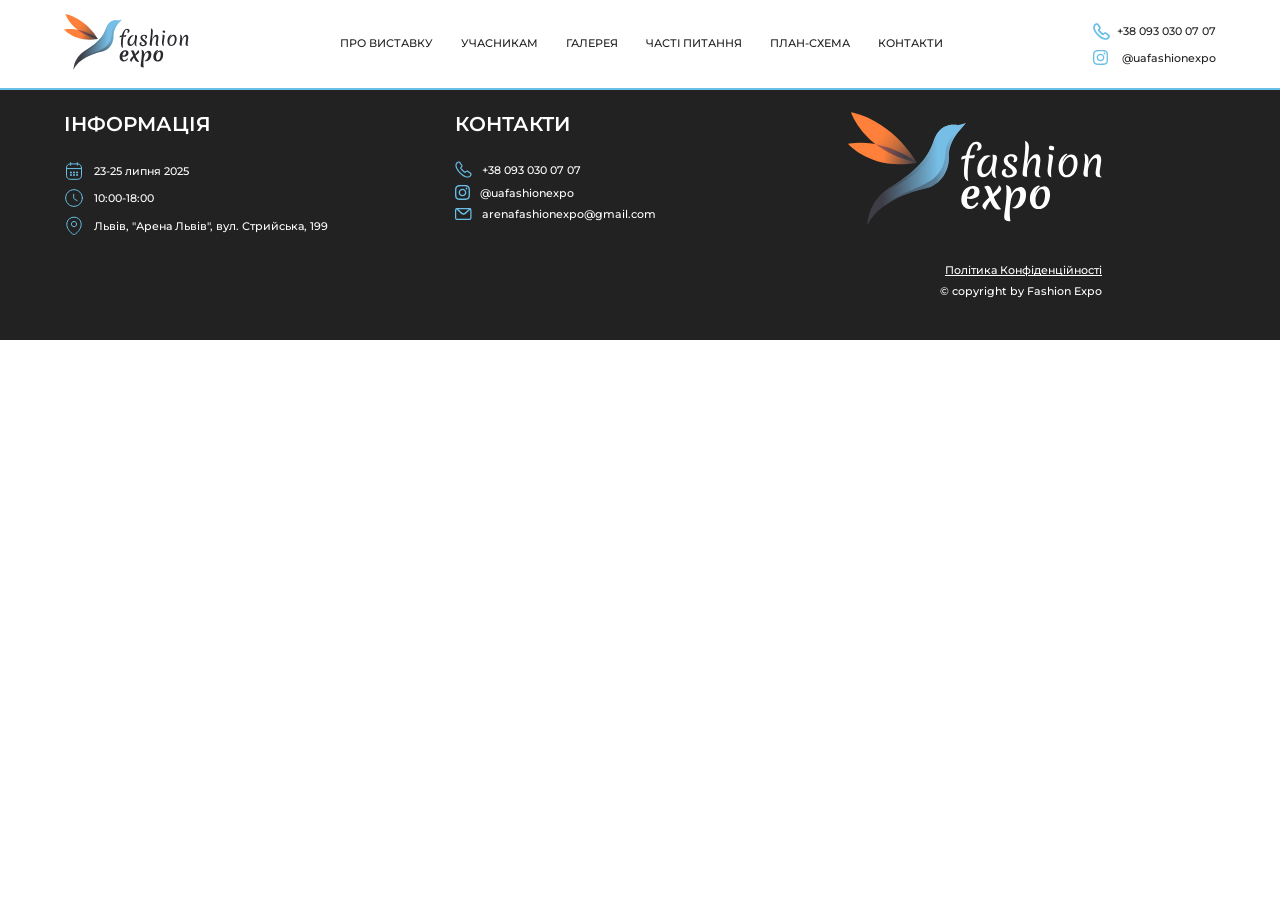
<file: docs/privacy.html>
<!DOCTYPE html><html lang="en"><head><meta charset="UTF-8"><meta name="viewport" content="width=device-width, user-scalabel=yes, initial-scale=1.0, maximum-scale=2.0, minimum-scale=1.0"><link rel="stylesheet" href="css/styles.css"><link rel="preconnect" href="https://fonts.googleapis.com">
<link rel="preconnect" href="https://fonts.gstatic.com" crossorigin>
<link href="https://fonts.googleapis.com/css2?family=Montserrat:ital,wght@0,100..900;1,100..900&display=swap" rel="stylesheet"><title>UA Fashion Expo - Зустріньтесь з виробниками на спеціалізованій виставці та побачте нові колекції першими.</title><script>(function(w,d,s,l,i){w[l]=w[l]||[];w[l].push({'gtm.start':new Date().getTime(),event:'gtm.js'});var f=d.getElementsByTagName(s)[0],j=d.createElement(s),dl=l!='dataLayer'?'&l='+l:'';j.async=true;j.src='https://www.googletagmanager.com/gtm.js?id='+i+dl;f.parentNode.insertBefore(j,f);})(window,document,'script','dataLayer','GTM-TWF9VDPJ');</script></head><body> <noscript><iframe src="https://www.googletagmanager.com/ns.html?id=GTM-TWF9VDPJ" height="0" width="0" style="display:none;visibility:hidden"></iframe></noscript><header><div class="header"><div class="wrapper flex-between items-center"><div class="dark-bgc"></div><div class="dark-shema"></div><div class="dark-bgc-popup"></div><div class="dark-succes"></div><div class="logo"> <a href="index.html"><img src="img/logo.svg" alt=""></a></div><nav class="nav"> <div class="logo_mobile"><a href="index.html"><img src="img/logo.svg" alt=""></a><a class="cancel" href="#"><svg xmlns="http://www.w3.org/2000/svg" width="16" height="16" viewBox="0 0 16 16" fill="none">
<path d="M1 15L14.7071 1M15 15L1.29291 1" stroke="#121212" stroke-width="2" stroke-linecap="round"/>
</svg></a></div><ul class="menu items-center"><li> <a href="#about">про виставку</a></li><li> <a href="#participant">учасникам</a></li><li> <a href="#galery">галерея</a></li><li> <a href="#question">часті питання</a></li><li> <a class="shema" href="#">план-схема</a></li><li> <a href="#contacts">контакти</a></li></ul><div class="cta_container items-center"> <a class="cta blue_cta customers" href="#">забронювати стенд</a><a class="cta border_cta visitors" href="">відвідати виставку</a></div><div class="dark_bg mobile_contacts_menu"><p class="date flex items-center"> <svg xmlns="http://www.w3.org/2000/svg" width="17" height="17" viewBox="0 0 30 31" fill="none">
<path d="M10 3V6.75" stroke="#69BFE7" stroke-width="2.5" stroke-miterlimit="10" stroke-linecap="round" stroke-linejoin="round"/>
<path d="M20 3V6.75" stroke="#69BFE7" stroke-width="2.5" stroke-miterlimit="10" stroke-linecap="round" stroke-linejoin="round"/>
<path d="M4.375 11.8625H25.625" stroke="#69BFE7" stroke-width="2" stroke-miterlimit="10" stroke-linecap="round" stroke-linejoin="round"/>
<path d="M26.25 11.125V21.75C26.25 25.5 24.375 28 20 28H10C5.625 28 3.75 25.5 3.75 21.75V11.125C3.75 7.375 5.625 4.875 10 4.875H20C24.375 4.875 26.25 7.375 26.25 11.125Z" stroke="#69BFE7" stroke-width="2" stroke-miterlimit="10" stroke-linecap="round" stroke-linejoin="round"/>
<path d="M19.6184 17.625H19.6296" stroke="#69BFE7" stroke-width="2.5" stroke-linecap="round" stroke-linejoin="round"/>
<path d="M19.6184 21.375H19.6296" stroke="#69BFE7" stroke-width="2.5" stroke-linecap="round" stroke-linejoin="round"/>
<path d="M14.9944 17.625H15.0056" stroke="#69BFE7" stroke-width="2.5" stroke-linecap="round" stroke-linejoin="round"/>
<path d="M14.9944 21.375H15.0056" stroke="#69BFE7" stroke-width="2.5" stroke-linecap="round" stroke-linejoin="round"/>
<path d="M10.3679 17.625H10.3791" stroke="#69BFE7" stroke-width="2.5" stroke-linecap="round" stroke-linejoin="round"/>
<path d="M10.3679 21.375H10.3791" stroke="#69BFE7" stroke-width="2.5" stroke-linecap="round" stroke-linejoin="round"/>
</svg><span>23-25 липня 2025</span></p><p class="flex items-center adress"> <svg xmlns="http://www.w3.org/2000/svg" width="17" height="17" viewBox="0 0 30 30" fill="none">
<path d="M15 16.7875C17.1539 16.7875 18.9 15.0414 18.9 12.8875C18.9 10.7336 17.1539 8.98749 15 8.98749C12.8461 8.98749 11.1 10.7336 11.1 12.8875C11.1 15.0414 12.8461 16.7875 15 16.7875Z" stroke="#69BFE7" stroke-width="2.5"/>
<path d="M4.525 10.6125C6.9875 -0.212498 23.025 -0.199997 25.475 10.625C26.9125 16.975 22.9625 22.35 19.5 25.675C16.0375 29 14.4563 29.5 10.4875 25.675C7.0375 22.35 3.0875 16.9625 4.525 10.6125Z" stroke="#69BFE7" stroke-width="2.5"/>
</svg><span>Львів, "Арена Львів",<br>вул. Стрийська, 199</span></p><a class="flex items-center" href="tel:+380930300707"><svg xmlns="http://www.w3.org/2000/svg" width="17" height="17" viewBox="0 0 17 17" fill="none">
<path d="M16 13.2475C16 13.5175 15.9399 13.795 15.8122 14.065C15.6845 14.335 15.5193 14.59 15.3015 14.83C14.9334 15.235 14.5278 15.5275 14.0696 15.715C13.6189 15.9025 13.1307 16 12.6049 16C11.8388 16 11.02 15.82 10.1562 15.4525C9.29244 15.085 8.42864 14.59 7.57236 13.9675C6.70856 13.3375 5.88983 12.64 5.10866 11.8675C4.335 11.0875 3.63645 10.27 3.01302 9.415C2.3971 8.56 1.90135 7.705 1.54081 6.8575C1.18027 6.0025 1 5.185 1 4.405C1 3.895 1.09014 3.4075 1.27041 2.9575C1.45068 2.5 1.7361 2.08 2.1342 1.705C2.61492 1.2325 3.14071 1 3.69654 1C3.90686 1 4.11718 1.045 4.30496 1.135C4.50025 1.225 4.67301 1.36 4.80821 1.555L6.55083 4.0075C6.68603 4.195 6.78368 4.3675 6.85128 4.5325C6.91888 4.69 6.95644 4.8475 6.95644 4.99C6.95644 5.17 6.90386 5.35 6.7987 5.5225C6.70105 5.695 6.55834 5.875 6.37807 6.055L5.80721 6.6475C5.72459 6.73 5.68703 6.8275 5.68703 6.9475C5.68703 7.0075 5.69454 7.06 5.70956 7.12C5.7321 7.18 5.75463 7.225 5.76965 7.27C5.90486 7.5175 6.13771 7.84 6.4682 8.23C6.80621 8.62 7.16675 9.0175 7.55734 9.415C7.96294 9.8125 8.35353 10.18 8.75163 10.5175C9.14221 10.8475 9.4652 11.0725 9.72058 11.2075C9.75814 11.2225 9.8032 11.245 9.85578 11.2675C9.91587 11.29 9.97596 11.2975 10.0436 11.2975C10.1713 11.2975 10.2689 11.2525 10.3515 11.17L10.9224 10.6075C11.1102 10.42 11.2904 10.2775 11.4632 10.1875C11.636 10.0825 11.8087 10.03 11.9965 10.03C12.1392 10.03 12.2894 10.06 12.4547 10.1275C12.6199 10.195 12.7927 10.2925 12.9805 10.42L15.4667 12.1825C15.662 12.3175 15.7972 12.475 15.8798 12.6625C15.9549 12.85 16 13.0375 16 13.2475Z" stroke="#69BFE7" stroke-width="1.7" stroke-miterlimit="10"/>
</svg>+38 093 030 07 07</a><a class="flex items-center" href="https://www.instagram.com/uafashionexpo" target="blank"><svg xmlns="http://www.w3.org/2000/svg" width="15" height="15" viewBox="0 0 15 15" fill="none">
<path d="M7.50147 1.35085C9.50576 1.35085 9.74312 1.35964 10.5314 1.3948C11.2639 1.42704 11.6595 1.55011 11.9232 1.65267C12.2719 1.78746 12.5239 1.95155 12.7847 2.21235C13.0484 2.47607 13.2096 2.72514 13.3444 3.07384C13.447 3.33757 13.57 3.73608 13.6023 4.46572C13.6374 5.25689 13.6462 5.49424 13.6462 7.49561C13.6462 9.4999 13.6374 9.73726 13.6023 10.5255C13.57 11.2581 13.447 11.6536 13.3444 11.9174C13.2096 12.2661 13.0455 12.5181 12.7847 12.7789C12.521 13.0426 12.2719 13.2038 11.9232 13.3385C11.6595 13.4411 11.261 13.5642 10.5314 13.5964C9.74018 13.6316 9.50283 13.6404 7.50147 13.6404C5.49717 13.6404 5.25982 13.6316 4.47158 13.5964C3.73901 13.5642 3.34343 13.4411 3.0797 13.3385C2.731 13.2038 2.479 13.0397 2.21821 12.7789C1.95448 12.5151 1.79332 12.2661 1.65853 11.9174C1.55597 11.6536 1.4329 11.2551 1.40066 10.5255C1.3655 9.73432 1.35671 9.49697 1.35671 7.49561C1.35671 5.49131 1.3655 5.25396 1.40066 4.46572C1.4329 3.73315 1.55597 3.33757 1.65853 3.07384C1.79332 2.72514 1.95741 2.47314 2.21821 2.21235C2.48193 1.94862 2.731 1.78746 3.0797 1.65267C3.34343 1.55011 3.74194 1.42704 4.47158 1.3948C5.25982 1.35964 5.49717 1.35085 7.50147 1.35085ZM7.50147 0C5.46494 0 5.21 0.00879078 4.41004 0.0439539C3.61301 0.079117 3.06505 0.208048 2.59035 0.392655C2.09514 0.586052 1.67611 0.840985 1.26001 1.26001C0.840985 1.67611 0.586052 2.09514 0.392655 2.58742C0.208048 3.06505 0.079117 3.61008 0.0439539 4.40711C0.00879078 5.21 0 5.46493 0 7.50147C0 9.538 0.00879078 9.79293 0.0439539 10.5929C0.079117 11.3899 0.208048 11.9379 0.392655 12.4126C0.586052 12.9078 0.840985 13.3268 1.26001 13.7429C1.67611 14.159 2.09514 14.4169 2.58742 14.6073C3.06505 14.792 3.61008 14.9209 4.40711 14.956C5.20707 14.9912 5.462 15 7.49854 15C9.53507 15 9.79 14.9912 10.59 14.956C11.387 14.9209 11.9349 14.792 12.4097 14.6073C12.9019 14.4169 13.321 14.159 13.7371 13.7429C14.1532 13.3268 14.411 12.9078 14.6015 12.4155C14.7861 11.9379 14.915 11.3929 14.9502 10.5958C14.9854 9.79586 14.9941 9.54093 14.9941 7.5044C14.9941 5.46787 14.9854 5.21293 14.9502 4.41297C14.915 3.61594 14.7861 3.06798 14.6015 2.59328C14.4169 2.09514 14.1619 1.67611 13.7429 1.26001C13.3268 0.843915 12.9078 0.586052 12.4155 0.395585C11.9379 0.210979 11.3929 0.0820473 10.5958 0.0468842C9.79293 0.00879078 9.538 0 7.50147 0Z" fill="#69BFE7"/>
<path d="M7.50149 3.64817C5.37412 3.64817 3.64819 5.37409 3.64819 7.50146C3.64819 9.62883 5.37412 11.3548 7.50149 11.3548C9.62885 11.3548 11.3548 9.62883 11.3548 7.50146C11.3548 5.37409 9.62885 3.64817 7.50149 3.64817ZM7.50149 10.001C6.12133 10.001 5.00197 8.88161 5.00197 7.50146C5.00197 6.12131 6.12133 5.00195 7.50149 5.00195C8.88164 5.00195 10.001 6.12131 10.001 7.50146C10.001 8.88161 8.88164 10.001 7.50149 10.001Z" fill="#69BFE7"/>
<path d="M12.4067 3.49581C12.4067 3.99396 12.0023 4.3954 11.5071 4.3954C11.009 4.3954 10.6075 3.99103 10.6075 3.49581C10.6075 2.99767 11.0119 2.59622 11.5071 2.59622C12.0023 2.59622 12.4067 3.0006 12.4067 3.49581Z" fill="#69BFE7"/>
</svg>@uafashionexpo</a></div></nav><div class="header_contacts"><a class="flex-between items-center" href="tel:+380930300707"><svg xmlns="http://www.w3.org/2000/svg" width="17" height="17" viewBox="0 0 17 17" fill="none">
<path d="M16 13.2475C16 13.5175 15.9399 13.795 15.8122 14.065C15.6845 14.335 15.5193 14.59 15.3015 14.83C14.9334 15.235 14.5278 15.5275 14.0696 15.715C13.6189 15.9025 13.1307 16 12.6049 16C11.8388 16 11.02 15.82 10.1562 15.4525C9.29244 15.085 8.42864 14.59 7.57236 13.9675C6.70856 13.3375 5.88983 12.64 5.10866 11.8675C4.335 11.0875 3.63645 10.27 3.01302 9.415C2.3971 8.56 1.90135 7.705 1.54081 6.8575C1.18027 6.0025 1 5.185 1 4.405C1 3.895 1.09014 3.4075 1.27041 2.9575C1.45068 2.5 1.7361 2.08 2.1342 1.705C2.61492 1.2325 3.14071 1 3.69654 1C3.90686 1 4.11718 1.045 4.30496 1.135C4.50025 1.225 4.67301 1.36 4.80821 1.555L6.55083 4.0075C6.68603 4.195 6.78368 4.3675 6.85128 4.5325C6.91888 4.69 6.95644 4.8475 6.95644 4.99C6.95644 5.17 6.90386 5.35 6.7987 5.5225C6.70105 5.695 6.55834 5.875 6.37807 6.055L5.80721 6.6475C5.72459 6.73 5.68703 6.8275 5.68703 6.9475C5.68703 7.0075 5.69454 7.06 5.70956 7.12C5.7321 7.18 5.75463 7.225 5.76965 7.27C5.90486 7.5175 6.13771 7.84 6.4682 8.23C6.80621 8.62 7.16675 9.0175 7.55734 9.415C7.96294 9.8125 8.35353 10.18 8.75163 10.5175C9.14221 10.8475 9.4652 11.0725 9.72058 11.2075C9.75814 11.2225 9.8032 11.245 9.85578 11.2675C9.91587 11.29 9.97596 11.2975 10.0436 11.2975C10.1713 11.2975 10.2689 11.2525 10.3515 11.17L10.9224 10.6075C11.1102 10.42 11.2904 10.2775 11.4632 10.1875C11.636 10.0825 11.8087 10.03 11.9965 10.03C12.1392 10.03 12.2894 10.06 12.4547 10.1275C12.6199 10.195 12.7927 10.2925 12.9805 10.42L15.4667 12.1825C15.662 12.3175 15.7972 12.475 15.8798 12.6625C15.9549 12.85 16 13.0375 16 13.2475Z" stroke="#69BFE7" stroke-width="1.7" stroke-miterlimit="10"/>
</svg>+38 093 030 07 07</a><a class="flex-between items-center" href="https://www.instagram.com/uafashionexpo" target="blank"><svg xmlns="http://www.w3.org/2000/svg" width="15" height="15" viewBox="0 0 15 15" fill="none">
<path d="M7.50147 1.35085C9.50576 1.35085 9.74312 1.35964 10.5314 1.3948C11.2639 1.42704 11.6595 1.55011 11.9232 1.65267C12.2719 1.78746 12.5239 1.95155 12.7847 2.21235C13.0484 2.47607 13.2096 2.72514 13.3444 3.07384C13.447 3.33757 13.57 3.73608 13.6023 4.46572C13.6374 5.25689 13.6462 5.49424 13.6462 7.49561C13.6462 9.4999 13.6374 9.73726 13.6023 10.5255C13.57 11.2581 13.447 11.6536 13.3444 11.9174C13.2096 12.2661 13.0455 12.5181 12.7847 12.7789C12.521 13.0426 12.2719 13.2038 11.9232 13.3385C11.6595 13.4411 11.261 13.5642 10.5314 13.5964C9.74018 13.6316 9.50283 13.6404 7.50147 13.6404C5.49717 13.6404 5.25982 13.6316 4.47158 13.5964C3.73901 13.5642 3.34343 13.4411 3.0797 13.3385C2.731 13.2038 2.479 13.0397 2.21821 12.7789C1.95448 12.5151 1.79332 12.2661 1.65853 11.9174C1.55597 11.6536 1.4329 11.2551 1.40066 10.5255C1.3655 9.73432 1.35671 9.49697 1.35671 7.49561C1.35671 5.49131 1.3655 5.25396 1.40066 4.46572C1.4329 3.73315 1.55597 3.33757 1.65853 3.07384C1.79332 2.72514 1.95741 2.47314 2.21821 2.21235C2.48193 1.94862 2.731 1.78746 3.0797 1.65267C3.34343 1.55011 3.74194 1.42704 4.47158 1.3948C5.25982 1.35964 5.49717 1.35085 7.50147 1.35085ZM7.50147 0C5.46494 0 5.21 0.00879078 4.41004 0.0439539C3.61301 0.079117 3.06505 0.208048 2.59035 0.392655C2.09514 0.586052 1.67611 0.840985 1.26001 1.26001C0.840985 1.67611 0.586052 2.09514 0.392655 2.58742C0.208048 3.06505 0.079117 3.61008 0.0439539 4.40711C0.00879078 5.21 0 5.46493 0 7.50147C0 9.538 0.00879078 9.79293 0.0439539 10.5929C0.079117 11.3899 0.208048 11.9379 0.392655 12.4126C0.586052 12.9078 0.840985 13.3268 1.26001 13.7429C1.67611 14.159 2.09514 14.4169 2.58742 14.6073C3.06505 14.792 3.61008 14.9209 4.40711 14.956C5.20707 14.9912 5.462 15 7.49854 15C9.53507 15 9.79 14.9912 10.59 14.956C11.387 14.9209 11.9349 14.792 12.4097 14.6073C12.9019 14.4169 13.321 14.159 13.7371 13.7429C14.1532 13.3268 14.411 12.9078 14.6015 12.4155C14.7861 11.9379 14.915 11.3929 14.9502 10.5958C14.9854 9.79586 14.9941 9.54093 14.9941 7.5044C14.9941 5.46787 14.9854 5.21293 14.9502 4.41297C14.915 3.61594 14.7861 3.06798 14.6015 2.59328C14.4169 2.09514 14.1619 1.67611 13.7429 1.26001C13.3268 0.843915 12.9078 0.586052 12.4155 0.395585C11.9379 0.210979 11.3929 0.0820473 10.5958 0.0468842C9.79293 0.00879078 9.538 0 7.50147 0Z" fill="#69BFE7"/>
<path d="M7.50149 3.64817C5.37412 3.64817 3.64819 5.37409 3.64819 7.50146C3.64819 9.62883 5.37412 11.3548 7.50149 11.3548C9.62885 11.3548 11.3548 9.62883 11.3548 7.50146C11.3548 5.37409 9.62885 3.64817 7.50149 3.64817ZM7.50149 10.001C6.12133 10.001 5.00197 8.88161 5.00197 7.50146C5.00197 6.12131 6.12133 5.00195 7.50149 5.00195C8.88164 5.00195 10.001 6.12131 10.001 7.50146C10.001 8.88161 8.88164 10.001 7.50149 10.001Z" fill="#69BFE7"/>
<path d="M12.4067 3.49581C12.4067 3.99396 12.0023 4.3954 11.5071 4.3954C11.009 4.3954 10.6075 3.99103 10.6075 3.49581C10.6075 2.99767 11.0119 2.59622 11.5071 2.59622C12.0023 2.59622 12.4067 3.0006 12.4067 3.49581Z" fill="#69BFE7"/>
</svg>@uafashionexpo</a><div class="burger">         <svg xmlns="http://www.w3.org/2000/svg" width="30" height="19" viewBox="0 0 30 19" fill="none">
<rect width="30" height="3" rx="1.5" fill="#69BFE7"/>
<rect y="8" width="30" height="3" rx="1.5" fill="#69BFE7"/>
<rect y="16" width="30" height="3" rx="1.5" fill="#69BFE7"/>
</svg></div></div></div></div></header><div class="wrapper privacy_page"><h1>Політика конфіденційності</h1><p>Адміністрація сайту зобовʼязується зберігати вашу конфіденційність в Інтернеті. Наша політика заснована на умовах Загального регламента захисту данних Европейського союзу (GDPR). Цілі, в яких ми збираємо персональні дані: покращення роботи нашого сервісу, здійснення контактів з відвідувачами даного сайту, розсилка новин електронною поштою, надання інформації, яку запитував користувач, здійснення послуг, пов'язаних з напрямком діяльності даного сайту, а також для зазначених нижче дій.</p><p>Ми збираємо та використовуємо ваші персональні дані лише у випадку вашої добровільної згоди. За згодою ви дозволяєте нам збирати та використовувати такі дані: ім'я та прізвище, електронна пошта, номер телефону, дані облікових записів у соціальних мережах. Збір та обробка ваших даних проводиться відповідно до законів, що діють на території Європейського Союзу та в державі України.</p><p>Користувач, який надав свої персональні дані сайту має право на їх зміну та видалення, а також на відкликання своєї згоди з їх використанням. Термін, протягом якого зберігатимуться ваші персональні дані: час, необхідний для використання даних для основної діяльності сайту. Після завершення використання ваших даних адміністрація сайту видаляє їх. Для доступу до ваших персональних даних ви можете зв'язатися з адміністрацією сайту. Ми можемо передавати ваші особисті дані третій стороні тільки за вашою добровільною згодою, якщо вони були передані, то зміни даних в інших організаціях, не пов'язаних з нами, ми не можемо здійснити.</p><p>При відвідуванні вами сайту у базі даних зберігаються записи про вашу IP адресу, час відвідування, налаштування браузера, операційну систему, а також інша технічна інформація необхідна для коректного відображення вмісту сайту. За цими даними нам неможливо ідентифікувати особу відвідувача.</p><p>Для коректного відображення вмісту та зручності використання сайту ми використовуємо cookie файли. Це невеликі файли, які зберігаються на вашому пристрої. Вони допомагають сайту запам'ятати інформацію про вас, наприклад, якою мовою ви переглядаєте сайт і які сторінки ви вже відкривали, ця інформація буде корисна при наступному відвідуванні. Завдяки файлам cookie перегляд сайту стає значно зручнішим. Докладніше про ці файли ви можете  прочитати тут Ви можете налаштувати прийом або блокування cookie у браузері самостійно. Неможливість приймати cookie може обмежити працездатність сайту.</p></div><footer class="dark_bg" id="contacts"><div class="wrapper footer"><div class="footer_info"> <h3>інформація</h3><p class="date flex items-center"> <svg xmlns="http://www.w3.org/2000/svg" width="20" height="20" viewBox="0 0 20 20" fill="none">
<path d="M6.66667 1.66699V4.16699" stroke="#69BFE7" stroke-miterlimit="10" stroke-linecap="round" stroke-linejoin="round"/>
<path d="M13.3333 1.66699V4.16699" stroke="#69BFE7" stroke-miterlimit="10" stroke-linecap="round" stroke-linejoin="round"/>
<path d="M2.91667 7.5752H17.0833" stroke="#69BFE7" stroke-miterlimit="10" stroke-linecap="round" stroke-linejoin="round"/>
<path d="M17.5 7.08366V14.167C17.5 16.667 16.25 18.3337 13.3333 18.3337H6.66667C3.75 18.3337 2.5 16.667 2.5 14.167V7.08366C2.5 4.58366 3.75 2.91699 6.66667 2.91699H13.3333C16.25 2.91699 17.5 4.58366 17.5 7.08366Z" stroke="#69BFE7" stroke-miterlimit="10" stroke-linecap="round" stroke-linejoin="round"/>
<path d="M13.0789 11.4167H13.0864" stroke="#69BFE7" stroke-width="2" stroke-linecap="round" stroke-linejoin="round"/>
<path d="M13.0789 13.9167H13.0864" stroke="#69BFE7" stroke-width="2" stroke-linecap="round" stroke-linejoin="round"/>
<path d="M9.99624 11.4167H10.0037" stroke="#69BFE7" stroke-width="2" stroke-linecap="round" stroke-linejoin="round"/>
<path d="M9.99624 13.9167H10.0037" stroke="#69BFE7" stroke-width="2" stroke-linecap="round" stroke-linejoin="round"/>
<path d="M6.91192 11.4167H6.91941" stroke="#69BFE7" stroke-width="2" stroke-linecap="round" stroke-linejoin="round"/>
<path d="M6.91192 13.9167H6.91941" stroke="#69BFE7" stroke-width="2" stroke-linecap="round" stroke-linejoin="round"/>
</svg><span>23-25 липня 2025</span></p><p class="flex items-center time"> <svg xmlns="http://www.w3.org/2000/svg" width="20" height="20" viewBox="0 0 20 20" fill="none">
<path d="M18.3333 10.0003C18.3333 14.6003 14.6 18.3337 10 18.3337C5.40001 18.3337 1.66667 14.6003 1.66667 10.0003C1.66667 5.40033 5.40001 1.66699 10 1.66699C14.6 1.66699 18.3333 5.40033 18.3333 10.0003Z" stroke="#69BFE7" stroke-linecap="round" stroke-linejoin="round"/>
<path d="M13.0917 12.6505L10.5083 11.1088C10.0583 10.8421 9.69165 10.2005 9.69165 9.67546V6.25879" stroke="#69BFE7" stroke-linecap="round" stroke-linejoin="round"/>
</svg><span>10:00-18:00</span></p><p class="flex items-center adress"> <svg xmlns="http://www.w3.org/2000/svg" width="20" height="21" viewBox="0 0 20 21" fill="none">
<path d="M9.99998 11.6912C11.4359 11.6912 12.6 10.5272 12.6 9.09121C12.6 7.65527 11.4359 6.49121 9.99998 6.49121C8.56404 6.49121 7.39998 7.65527 7.39998 9.09121C7.39998 10.5272 8.56404 11.6912 9.99998 11.6912Z" stroke="#69BFE7"/>
<path d="M3.01667 7.57533C4.65834 0.35866 15.35 0.366994 16.9833 7.58366C17.9417 11.817 15.3083 15.4003 13 17.617C10.6917 19.8337 9.63754 20.167 6.99167 17.617C4.69167 15.4003 2.05834 11.8087 3.01667 7.57533Z" stroke="#69BFE7"/>
</svg><span>Львів, "Арена Львів", вул. Стрийська, 199</span></p></div><div class="footer_info"> <h3>Контакти</h3><p> <a class="flex items-center" href="tel:+380930300707"><svg xmlns="http://www.w3.org/2000/svg" width="17" height="17" viewBox="0 0 17 17" fill="none">
<path d="M16 13.2475C16 13.5175 15.9399 13.795 15.8122 14.065C15.6845 14.335 15.5193 14.59 15.3015 14.83C14.9334 15.235 14.5278 15.5275 14.0696 15.715C13.6189 15.9025 13.1307 16 12.6049 16C11.8388 16 11.02 15.82 10.1562 15.4525C9.29244 15.085 8.42864 14.59 7.57236 13.9675C6.70856 13.3375 5.88983 12.64 5.10866 11.8675C4.335 11.0875 3.63645 10.27 3.01302 9.415C2.3971 8.56 1.90135 7.705 1.54081 6.8575C1.18027 6.0025 1 5.185 1 4.405C1 3.895 1.09014 3.4075 1.27041 2.9575C1.45068 2.5 1.7361 2.08 2.1342 1.705C2.61492 1.2325 3.14071 1 3.69654 1C3.90686 1 4.11718 1.045 4.30496 1.135C4.50025 1.225 4.67301 1.36 4.80821 1.555L6.55083 4.0075C6.68603 4.195 6.78368 4.3675 6.85128 4.5325C6.91888 4.69 6.95644 4.8475 6.95644 4.99C6.95644 5.17 6.90386 5.35 6.7987 5.5225C6.70105 5.695 6.55834 5.875 6.37807 6.055L5.80721 6.6475C5.72459 6.73 5.68703 6.8275 5.68703 6.9475C5.68703 7.0075 5.69454 7.06 5.70956 7.12C5.7321 7.18 5.75463 7.225 5.76965 7.27C5.90486 7.5175 6.13771 7.84 6.4682 8.23C6.80621 8.62 7.16675 9.0175 7.55734 9.415C7.96294 9.8125 8.35353 10.18 8.75163 10.5175C9.14221 10.8475 9.4652 11.0725 9.72058 11.2075C9.75814 11.2225 9.8032 11.245 9.85578 11.2675C9.91587 11.29 9.97596 11.2975 10.0436 11.2975C10.1713 11.2975 10.2689 11.2525 10.3515 11.17L10.9224 10.6075C11.1102 10.42 11.2904 10.2775 11.4632 10.1875C11.636 10.0825 11.8087 10.03 11.9965 10.03C12.1392 10.03 12.2894 10.06 12.4547 10.1275C12.6199 10.195 12.7927 10.2925 12.9805 10.42L15.4667 12.1825C15.662 12.3175 15.7972 12.475 15.8798 12.6625C15.9549 12.85 16 13.0375 16 13.2475Z" stroke="#69BFE7" stroke-width="1.2" stroke-miterlimit="10"/>
</svg>+38 093 030 07 07</a></p><p><a class="flex items-center" href="https://www.instagram.com/uafashionexpo" target="blank"><svg xmlns="http://www.w3.org/2000/svg" width="15" height="15" viewBox="0 0 15 15" fill="none">
<path d="M7.50147 1.35085C9.50576 1.35085 9.74312 1.35964 10.5314 1.3948C11.2639 1.42704 11.6595 1.55011 11.9232 1.65267C12.2719 1.78746 12.5239 1.95155 12.7847 2.21235C13.0484 2.47607 13.2096 2.72514 13.3444 3.07384C13.447 3.33757 13.57 3.73608 13.6023 4.46572C13.6374 5.25689 13.6462 5.49424 13.6462 7.49561C13.6462 9.4999 13.6374 9.73726 13.6023 10.5255C13.57 11.2581 13.447 11.6536 13.3444 11.9174C13.2096 12.2661 13.0455 12.5181 12.7847 12.7789C12.521 13.0426 12.2719 13.2038 11.9232 13.3385C11.6595 13.4411 11.261 13.5642 10.5314 13.5964C9.74018 13.6316 9.50283 13.6404 7.50147 13.6404C5.49717 13.6404 5.25982 13.6316 4.47158 13.5964C3.73901 13.5642 3.34343 13.4411 3.0797 13.3385C2.731 13.2038 2.479 13.0397 2.21821 12.7789C1.95448 12.5151 1.79332 12.2661 1.65853 11.9174C1.55597 11.6536 1.4329 11.2551 1.40066 10.5255C1.3655 9.73432 1.35671 9.49697 1.35671 7.49561C1.35671 5.49131 1.3655 5.25396 1.40066 4.46572C1.4329 3.73315 1.55597 3.33757 1.65853 3.07384C1.79332 2.72514 1.95741 2.47314 2.21821 2.21235C2.48193 1.94862 2.731 1.78746 3.0797 1.65267C3.34343 1.55011 3.74194 1.42704 4.47158 1.3948C5.25982 1.35964 5.49717 1.35085 7.50147 1.35085ZM7.50147 0C5.46494 0 5.21 0.00879078 4.41004 0.0439539C3.61301 0.079117 3.06505 0.208048 2.59035 0.392655C2.09514 0.586052 1.67611 0.840985 1.26001 1.26001C0.840985 1.67611 0.586052 2.09514 0.392655 2.58742C0.208048 3.06505 0.079117 3.61008 0.0439539 4.40711C0.00879078 5.21 0 5.46493 0 7.50147C0 9.538 0.00879078 9.79293 0.0439539 10.5929C0.079117 11.3899 0.208048 11.9379 0.392655 12.4126C0.586052 12.9078 0.840985 13.3268 1.26001 13.7429C1.67611 14.159 2.09514 14.4169 2.58742 14.6073C3.06505 14.792 3.61008 14.9209 4.40711 14.956C5.20707 14.9912 5.462 15 7.49854 15C9.53507 15 9.79 14.9912 10.59 14.956C11.387 14.9209 11.9349 14.792 12.4097 14.6073C12.9019 14.4169 13.321 14.159 13.7371 13.7429C14.1532 13.3268 14.411 12.9078 14.6015 12.4155C14.7861 11.9379 14.915 11.3929 14.9502 10.5958C14.9854 9.79586 14.9941 9.54093 14.9941 7.5044C14.9941 5.46787 14.9854 5.21293 14.9502 4.41297C14.915 3.61594 14.7861 3.06798 14.6015 2.59328C14.4169 2.09514 14.1619 1.67611 13.7429 1.26001C13.3268 0.843915 12.9078 0.586052 12.4155 0.395585C11.9379 0.210979 11.3929 0.0820473 10.5958 0.0468842C9.79293 0.00879078 9.538 0 7.50147 0Z" fill="#69BFE7"/>
<path d="M7.50149 3.64844C5.37412 3.64844 3.64819 5.37436 3.64819 7.50173C3.64819 9.6291 5.37412 11.355 7.50149 11.355C9.62885 11.355 11.3548 9.6291 11.3548 7.50173C11.3548 5.37436 9.62885 3.64844 7.50149 3.64844ZM7.50149 10.0012C6.12133 10.0012 5.00197 8.88188 5.00197 7.50173C5.00197 6.12158 6.12133 5.00222 7.50149 5.00222C8.88164 5.00222 10.001 6.12158 10.001 7.50173C10.001 8.88188 8.88164 10.0012 7.50149 10.0012Z" fill="#69BFE7"/>
<path d="M12.4067 3.49627C12.4067 3.99442 12.0023 4.39586 11.5071 4.39586C11.009 4.39586 10.6075 3.99149 10.6075 3.49627C10.6075 2.99813 11.0119 2.59668 11.5071 2.59668C12.0023 2.59668 12.4067 3.00106 12.4067 3.49627Z" fill="#69BFE7"/>
</svg>@uafashionexpo</a></p><p> <a class="flex items-center" href="mailto:arenafashionexpo@gmail.com"><svg xmlns="http://www.w3.org/2000/svg" width="17" height="12" viewBox="0 0 17 12" fill="none">
<path d="M15 1L11.3809 4.30811C10.0034 5.43604 9.31462 6 8.5 6C7.68538 6 6.99663 5.43604 5.61914 4.30811L2 1" stroke="#69BFE7" stroke-width="1.5" stroke-linecap="round" stroke-linejoin="round"/>
<rect x="0.6" y="0.6" width="15.3" height="10.8" rx="1.4" stroke="#69BFE7" stroke-width="1.2"/>
</svg>arenafashionexpo@gmail.com</a></p></div><div class="footer_info"><div class="logo_footer"> <a href="index.html"><img src="img/logo_white.svg" alt=""></a></div><div class="privacy"><a class="privacyPolice" href="#">Політика Конфіденційності</a><p>&copy copyright by Fashion Expo</p></div></div></div></footer></body></html>
</file>
<file: docs/css/styles.css>
@font-face{font-family:Gotham;src:url(../fonts/Gotham-Book.woff2) format("woff2"),url(../fonts/Gotham-Book.woff) format("woff"),url(../fonts/Gotham-Book.ttf) format("truetype");font-weight:400;font-style:normal;font-display:swap}@font-face{font-family:Gotham;src:url(../fonts/Gotham-Bold.woff2) format("woff2"),url(../fonts/Gotham-Bold.woff) format("woff"),url(../fonts/Gotham-Bold.ttf) format("truetype");font-weight:700;font-style:normal;font-display:swap}@font-face{font-family:Gotham;src:url(../fonts/Gotham-Black.woff2) format("woff2"),url(../fonts/Gotham-Black.woff) format("woff"),url(../fonts/Gotham-Black.ttf) format("truetype");font-weight:900;font-style:normal;font-display:swap}@font-face{font-family:Gotham;src:url(../fonts/Gotham-Light.woff2) format("woff2"),url(../fonts/Gotham-Light.woff) format("woff"),url(../fonts/Gotham-Light.ttf) format("truetype");font-weight:300;font-style:normal;font-display:swap}@font-face{font-family:Gotham;src:url(../fonts/Gotham-Medium.woff2) format("woff2"),url(../fonts/Gotham-Medium.woff) format("woff"),url(../fonts/Gotham-Medium.ttf) format("truetype");font-weight:500;font-style:normal;font-display:swap}header{padding-top:110rem}.header{position:fixed;top:0;left:0;width:100%;padding:20rem 0;border-bottom:2px solid #69bfe7;background-color:#fff;z-index:5}.header>div{position:relative}.logo_mobile{position:relative;padding:20rem 20rem 0}.logo img,.logo_mobile img{max-width:140rem}.logo a,.logo_mobile a{-webkit-column-gap:8rem;-moz-column-gap:8rem;column-gap:8rem;color:#222}.logo span,.logo_mobile span{display:block}.logo span:first-child,.logo_mobile span:first-child{font-size:50rem;font-weight:700}.logo span:last-child,.logo_mobile span:last-child{font-size:20rem;font-weight:400;text-transform:uppercase}.desctop_contacts{display:none}.nav{position:fixed;top:0;right:-100%;width:80vw;height:100vh;z-index:10;background-color:#fff;-webkit-transition:all .5s ease;-o-transition:all .5s ease;transition:all .5s ease}.nav .cta_container{padding:0 20rem}.nav .cta{padding:25rem 18rem}.nav .border_cta{color:#69bfe7;background-color:rgba(0,0,0,0)}.mobile_contacts_menu{position:absolute;bottom:0;left:0;width:100%;padding:40rem 20rem 70rem}.mobile_contacts_menu a,.mobile_contacts_menu p{gap:8px;color:#fff;margin-bottom:10px}.mobile_contacts_menu a:last-child,.mobile_contacts_menu p:last-child{padding-top:5rem}.menu{padding:25rem 20rem;color:#222;text-transform:uppercase}.menu a{position:relative;display:block;font-size:22rem;padding:5rem 0;line-height:2em;color:#222;border-bottom:1px solid #222}.menu a:hover{color:#fff;background-color:#69bfe7}.mobile_contacts a{display:-webkit-box;display:-ms-flexbox;display:flex;-webkit-box-pack:start;-ms-flex-pack:start;justify-content:flex-start}.header_contacts a,.mobile_contacts a{gap:5rem;color:#222;-webkit-transition:all .5 ease;-o-transition:all .5 ease;transition:all .5 ease}.header_contacts a:hover,.mobile_contacts a:hover{-webkit-transform:scale(1.1);-ms-transform:scale(1.1);transform:scale(1.1)}.dark-bgc,.dark-bgc-popup,.dark-shema,.dark-succes{display:none;position:fixed;top:0;left:0;width:100%;height:100%;background-color:rgba(0,0,0,.2);-webkit-backdrop-filter:blur(4px);backdrop-filter:blur(4px);z-index:3}.zoom{position:absolute;bottom:0;right:10px}.cancel_fixed,.unzoom{display:none;position:fixed;right:20px;z-index:50}.unzoom{bottom:20px}.cancel_fixed{top:20px}.burger{width:30px;height:100%;cursor:pointer}a.cancel{position:absolute;top:30px;right:20px;cursor:pointer}.header_contacts{display:-webkit-box;display:-ms-flexbox;display:flex;-webkit-column-gap:30rem;-moz-column-gap:30rem;column-gap:30rem}.header_contacts a{gap:10rem;color:#222;font-size:16rem}.header_contacts a:nth-child(2){display:none}.zaproshenia,.zaproshenia_inst{position:relative;padding:30rem 0}.bgc_container,.bgc_container_inst{min-height:50vh;background:url(../img/store.jpg) no-repeat 35%/cover}.bgc_container_inst{background:url(../img/ins_block.jpg) no-repeat 35%/cover}.zaproshenia::before{left:0}.zaproshenia_inst .text_container{max-width:705px}.text_container h2{text-align:left;padding-bottom:30rem}.text_container p{font-weight:400;line-height:1.5em;letter-spacing:.3px;margin-bottom:15rem}.text_container p:nth-child(3){margin-bottom:50rem}section.skheme{padding:70rem 0}section.skheme .flex{gap:20rem}section.skheme>.flex{-ms-flex-wrap:wrap;flex-wrap:wrap;padding:32rem 0 26rem}section.skheme h3{font-weight:600}.adress_container{display:-webkit-box;display:-ms-flexbox;display:flex}.map{position:relative;min-height:500rem;border-radius:5px;overflow:hidden}.map iframe{position:absolute;top:-72px;left:0;border:none;width:100%;height:130%}*{margin:0;padding:0;-webkit-box-sizing:border-box;box-sizing:border-box}html{font-size:.7px;scroll-behavior:smooth}body{position:relative;font-size:20rem;font-weight:500;font-family:Montserrat}h1{padding:30rem 0;font-size:45rem;font-weight:700}h2{font-size:20px;font-weight:600;text-transform:uppercase;text-align:center}ul{list-style:none}a{-webkit-transition:all .5s ease;-o-transition:all .5s ease;transition:all .5s ease;text-decoration:none}form button:disabled{background-color:#ccc}input,textarea{-webkit-appearance:none;-moz-appearance:none;appearance:none;width:100%;outline:0}textarea{resize:vertical}.wrapper{width:95%;margin:0 auto;padding:0 15rem}.text_center{text-align:center}.pos-r{position:relative}.flex{display:-webkit-box;display:-ms-flexbox;display:flex}.flex-between{display:-webkit-box;display:-ms-flexbox;display:flex;-webkit-box-pack:justify;-ms-flex-pack:justify;justify-content:space-between}.grid{display:grid}.items-center{-webkit-box-align:center;-ms-flex-align:center;align-items:center}img{width:100%;height:100%;-o-object-fit:cover;object-fit:cover;-o-object-position:center;object-position:center}.dark_bg{color:#fff;background-color:#222}.dark-bgc{display:none;position:fixed;top:0;left:0;width:100%;height:100%;background-color:rgba(0,0,0,.3);-webkit-backdrop-filter:blur(4px);backdrop-filter:blur(4px);z-index:3}.gallery{min-height:80vh;grid-template-columns:repeat(3,1fr);grid-template-rows:auto}.item{background-color:#ccc;border:1px solid #000}.main_container{position:relative;padding:45px 0;color:#fff;background:#222 url(../img/main_bg.jpg) no-repeat center/cover;display:-webkit-box;display:-ms-flexbox;display:flex;-webkit-box-orient:vertical;-webkit-box-direction:normal;-ms-flex-direction:column;flex-direction:column;-webkit-box-pack:center;-ms-flex-pack:center;justify-content:center}.mask{position:absolute;top:0;left:0;width:100%;height:100%}.mask_bg{background:-webkit-gradient(linear,right top,left top,from(rgba(0,0,0,.05)),to(rgba(0,0,0,.8)));background:-o-linear-gradient(right,rgba(0,0,0,.05) 0,rgba(0,0,0,.8) 100%);background:linear-gradient(270deg,rgba(0,0,0,.05) 0,rgba(0,0,0,.8) 100%);-webkit-backdrop-filter:blur(1px);backdrop-filter:blur(1px)}.text_main_container{position:relative;z-index:2}.text_main_container>p{font-size:12px;font-weight:400}.text_main_container>p:nth-child(3){padding-bottom:50rem}.header_one{font-size:16rem;text-transform:uppercase}.cta_container{-webkit-box-pack:center;-ms-flex-pack:center;justify-content:center}.cta{display:-webkit-box;display:-ms-flexbox;display:flex;-webkit-box-pack:center;-ms-flex-pack:center;justify-content:center;-webkit-box-align:center;-ms-flex-align:center;align-items:center;gap:5rem;max-height:60px;margin-bottom:20rem;padding:19px 18px;color:#fff;text-align:center;font-size:12px;font-weight:700;line-height:1em;letter-spacing:.28px;text-transform:uppercase;border-radius:5px}.blue_cta{background-color:#69bfe7}.blue_cta:hover{background-color:#3898c5}.border_cta{border-radius:5px;border:2px solid #69bfe7;background:rgba(0,0,0,.2)}.border_cta:hover{background-color:#69bfe7}.date_container{display:block;padding-top:30rem}.date_container p{-webkit-column-gap:10rem;-moz-column-gap:10rem;column-gap:10rem;font-size:20rem}.count_container{text-align:center;padding:20rem 0}.count_container>div{-ms-flex-wrap:wrap;flex-wrap:wrap;-webkit-box-pack:center;-ms-flex-pack:center;justify-content:center}.count_container p{padding-bottom:10rem;color:#69bfe7;font-size:25rem;font-weight:600;text-transform:uppercase}.count p{padding:0;line-height:1em;min-width:80px;text-align:center;color:#222}.count p span:last-child{display:block;padding:0 15rem;font-size:16rem}.count p+p{border-left:1px solid #222}.reverse{display:-webkit-box;display:-ms-flexbox;display:flex;-webkit-box-orient:vertical;-webkit-box-direction:normal;-ms-flex-direction:column;flex-direction:column}.mobile_inst{padding:47rem 0 0 0}.mobile_inst p{font-size:15px;text-transform:uppercase;-webkit-box-pack:center;-ms-flex-pack:center;justify-content:center;gap:15px}.mobile_inst p a{text-transform:none;color:#fff;gap:5px}.mobile_inst p a svg{width:15px;height:15px}.pad-100{padding:40rem 0}.main_text{padding-bottom:33rem}.main_text p{font-weight:400}.meta{-ms-flex-wrap:wrap;flex-wrap:wrap;gap:50rem;-webkit-box-pack:center;-ms-flex-pack:center;justify-content:center}.meta h2{padding-bottom:26rem}.meta p{padding-bottom:18px}.meta .flex{-webkit-column-gap:30rem;-moz-column-gap:30rem;column-gap:30rem;padding-top:32rem}.meta .flex .cta_bg{background:rgba(255,255,255,.2)}.meta .flex .cta_bg:hover{background-color:#222}.specifical li.flex{-ms-flex-wrap:nowrap;flex-wrap:nowrap;-webkit-column-gap:20rem;-moz-column-gap:20rem;column-gap:20rem;padding:0 0 21rem 0;margin-bottom:21rem;border-bottom:1px solid #69bfe7}.specifical li.flex svg{min-width:50px}.main_info{padding:30px 0}.main_info h2{padding-bottom:35rem;text-align:center}.hidden_text{position:relative;padding-bottom:30px;max-height:339px;font-weight:400;overflow:hidden;-webkit-transition:max-height .5s ease-in-out;-o-transition:max-height .5s ease-in-out;transition:max-height .5s ease-in-out}.hidden_text.expanded{max-height:2000px}.hidden_text p{padding-bottom:10rem;-o-text-overflow:ellipsis;text-overflow:ellipsis;font-weight:400}.hidden_mask{z-index:3;background:-webkit-gradient(linear,left top,left bottom,from(transparent),color-stop(45%,rgba(255,255,255,.4)),color-stop(88%,#fff));background:-o-linear-gradient(top,transparent 0,rgba(255,255,255,.4) 45%,#fff 88%);background:linear-gradient(180deg,transparent 0,rgba(255,255,255,.4) 45%,#fff 88%);-webkit-transition:opacity .3s ease-in-out;-o-transition:opacity .3s ease-in-out;transition:opacity .3s ease-in-out}.expanded .hidden_mask{opacity:0;pointer-events:none}.readAll{margin:0 auto;width:260px;text-align:center}.category_products div{position:relative;border-radius:5px;overflow:hidden;z-index:0}.category_products div:hover>picture>img{display:inline-block;-webkit-transform:scale(1.1);-ms-transform:scale(1.1);transform:scale(1.1)}.category_products div img{-webkit-transition:all .5s ease;-o-transition:all .5s ease;transition:all .5s ease}.category_products div p{position:absolute;left:50%;bottom:36rem;font-size:30rem;color:#fff;text-transform:uppercase;-webkit-transform:translateX(-50%);-ms-transform:translateX(-50%);transform:translateX(-50%);z-index:5}.category_products div .category_mask{background:-webkit-gradient(linear,left top,left bottom,from(rgba(0,0,0,0)),to(rgba(0,0,0,.7)));background:-o-linear-gradient(top,rgba(0,0,0,0) 0,rgba(0,0,0,.7) 100%);background:linear-gradient(180deg,rgba(0,0,0,0) 0,rgba(0,0,0,.7) 100%);z-index:4}.category_products h2{padding-bottom:15px}.catecory_card{max-width:358px;max-height:400px}.tiny_text{display:block;font-size:12px;color:rgba(0,0,0,.2)}.col-4{gap:10px;grid-template-columns:repeat(2,1fr)}.participants_container{padding-top:40rem;padding-bottom:40rem}.participants_container h2{padding-bottom:40rem}.participants_container>p{padding-bottom:10rem;font-weight:400}.participants_container>p:nth-child(3){padding-bottom:30px}.participants_container .grid{padding-bottom:20px}.participants_container .grid div{padding:16rem;display:-webkit-box;display:-ms-flexbox;display:flex;-webkit-box-pack:center;-ms-flex-pack:center;justify-content:center;-webkit-box-align:center;-ms-flex-align:center;align-items:center;-ms-flex-line-pack:justify;align-content:space-between;-webkit-box-orient:vertical;-webkit-box-direction:normal;-ms-flex-direction:column;flex-direction:column;border-radius:5px;border:1px solid #222}.participants_container picture{display:inline-block}.participants_container img{min-width:112px;max-height:57rem;width:100%;-o-object-fit:contain;object-fit:contain;-o-object-position:center;object-position:center}.participants_container .cta_container{-webkit-box-pack:center;-ms-flex-pack:center;justify-content:center}.participants_container .cta_container .border_cta{color:#69bfe7;background-color:rgba(0,0,0,0)}.participants_container .cta_container .border_cta:hover{color:#fff;background-color:#69bfe7}.galery{display:none}.galery,.galery_mobile{padding-bottom:30rem}.galery h2,.galery_mobile h2{padding-bottom:50rem}.galery img,.galery_mobile img{border-radius:5px}.galery div,.galery_mobile div{gap:30px}.galery .cta_container,.galery_mobile .cta_container{-webkit-box-pack:center;-ms-flex-pack:center;justify-content:center}.galery .cta_container a:hover,.galery_mobile .cta_container a:hover{background-color:#3898c5}.galery_mobile .slider-container div{height:90vw}.galery_mobile img{-o-object-fit:cover;object-fit:cover;height:100%}.small_cont{display:grid;grid-template-columns:repeat(2,1fr)}.galery_mobile{position:relative}.galery_mobile .slider-container{max-width:70vw;margin:0 auto;margin-bottom:20rem}.left.slider_navigation,.right.slider_navigation{position:absolute;top:50%;width:8px;height:16px;-webkit-transform:translateY(-200%);-ms-transform:translateY(-200%);transform:translateY(-200%)}.left.slider_navigation{left:5%;background-image:url(data:image/svg+xml,%3Csvg%20xmlns%3D%22http%3A%2F%2Fwww.w3.org%2F2000%2Fsvg%22%20width%3D%2211%22%20height%3D%2218%22%20viewBox%3D%220%200%2011%2018%22%20fill%3D%22none%22%3E%3Cpath%20d%3D%22M10%2017L2%209L10%201%22%20stroke%3D%22%23222222%22%20stroke-width%3D%222%22%20stroke-linecap%3D%22round%22%2F%3E%3C%2Fsvg%3E)}.right.slider_navigation{right:5%;-webkit-transform:translateY(-200%) scaleX(-1);-ms-transform:translateY(-200%) scaleX(-1);transform:translateY(-200%) scaleX(-1);background-image:url(data:image/svg+xml,%3Csvg%20xmlns%3D%22http%3A%2F%2Fwww.w3.org%2F2000%2Fsvg%22%20width%3D%2211%22%20height%3D%2218%22%20viewBox%3D%220%200%2011%2018%22%20fill%3D%22none%22%3E%3Cpath%20d%3D%22M10%2017L2%209L10%201%22%20stroke%3D%22%23222222%22%20stroke-width%3D%222%22%20stroke-linecap%3D%22round%22%2F%3E%3C%2Fsvg%3E)}.successPopup{width:90vw;text-align:center;-webkit-transition:all 1s ease;-o-transition:all 1s ease;transition:all 1s ease}.successPopup div{padding-bottom:20px}.popup,.successPopup{display:none;padding:50rem 30rem;position:fixed;top:50%;left:50%;background-color:#fff;border-radius:5px;z-index:10;-webkit-transform:translate(-50%,-50%);-ms-transform:translate(-50%,-50%);transform:translate(-50%,-50%);overflow:auto}.popup::-webkit-scrollbar,.successPopup::-webkit-scrollbar{width:8rem;height:100%;border-radius:3rem;background-color:#ccc}.popup::-webkit-scrollbar-thumb,.successPopup::-webkit-scrollbar-thumb{border-radius:3rem;background-color:#69bfe7}.popup .grid,.successPopup .grid{-ms-flex-wrap:wrap;flex-wrap:wrap;-webkit-column-gap:20rem;-moz-column-gap:20rem;column-gap:20rem}.popup h2,.successPopup h2{padding-bottom:17rem;text-align:center;font-size:20px;font-weight:600;text-transform:uppercase}.popup input,.popup label,.successPopup input,.successPopup label{width:100%;font-size:14px;line-height:1.4em}.popup label,.successPopup label{display:block;margin-bottom:5px;color:#616060}.popup input,.successPopup input{padding:5px 10px;border-radius:3px;border:1px solid #c5c4c4}.popup button,.successPopup button{border:none;cursor:pointer;width:100%;margin:0 auto}.popup .approve_container,.successPopup .approve_container{display:-webkit-box;display:-ms-flexbox;display:flex;-webkit-column-gap:5px;-moz-column-gap:5px;column-gap:5px;padding:11rem 0 21rem;color:#222}.popup .parent,.successPopup .parent{position:relative;display:block}.popup input[type=checkbox],.popup input[type=radio],.successPopup input[type=checkbox],.successPopup input[type=radio]{padding:0;width:15px;height:15px}.popup .approve,.successPopup .approve{border-radius:2px}.popup .approve:checked,.successPopup .approve:checked{border-color:#222}.popup .approve:checked+span,.successPopup .approve:checked+span{position:absolute;top:50%;left:50%;display:inline-block;width:12px;height:10px;-webkit-transform:translate(-50%,-75%);-ms-transform:translate(-50%,-75%);transform:translate(-50%,-75%);background:url(../img/arrow.svg) no-repeat center/contain}.popup{width:100%;max-width:90vw;max-height:90vh}.shema_popup{padding:20px;width:90vw;height:auto}.shema_popup img{width:100%;-o-object-fit:contain;object-fit:contain}.shema_popup.zoomed{width:100vw;height:100vh;overflow-x:scroll;overflow-y:scroll}.shema_popup.zoomed::-webkit-scrollbar{width:10rem;height:10rem;border-radius:3rem;background-color:#ccc}.shema_popup.zoomed::-webkit-scrollbar-thumb{border-radius:3rem;background-color:#69bfe7}.shema_popup.zoomed img{display:block}.cancel_popup,.cancel_popup_cust,.cancel_popup_vis,.cancel_shema{position:absolute;top:20px;right:20px}.cancel_popup svg,.cancel_popup_cust svg,.cancel_popup_vis svg,.cancel_shema svg{width:15px;height:15px}.radio_btn p{line-height:1.8em;font-size:16px}.radio_btn label.items-center{display:-webkit-box;display:-ms-flexbox;display:flex;line-height:1.4em;color:#222;-webkit-column-gap:5px;-moz-column-gap:5px;column-gap:5px}.radio_btn input{background-color:#fff;border:3px solid #fff;outline:1px solid #000;border-radius:50%}.radio_btn input:checked{background-color:#222}.jello-animation{-webkit-animation:jello .8s ease-in-out;animation:jello .8s ease-in-out}@-webkit-keyframes jello{0%,100%,11.1%{-webkit-transform:translate(-50%,-50%) translateZ(0);transform:translate(-50%,-50%) translateZ(0)}22.2%{-webkit-transform:translate(-50%,-50%) skewX(-12.5deg) skewY(-12.5deg);transform:translate(-50%,-50%) skewX(-12.5deg) skewY(-12.5deg)}33.3%{-webkit-transform:translate(-50%,-50%) skewX(6.25deg) skewY(6.25deg);transform:translate(-50%,-50%) skewX(6.25deg) skewY(6.25deg)}44.4%{-webkit-transform:translate(-50%,-50%) skewX(-3.125deg) skewY(-3.125deg);transform:translate(-50%,-50%) skewX(-3.125deg) skewY(-3.125deg)}55.5%{-webkit-transform:translate(-50%,-50%) skewX(1.5625deg) skewY(1.5625deg);transform:translate(-50%,-50%) skewX(1.5625deg) skewY(1.5625deg)}66.6%{-webkit-transform:translate(-50%,-50%) skewX(-.78125deg) skewY(-.78125deg);transform:translate(-50%,-50%) skewX(-.78125deg) skewY(-.78125deg)}77.7%{-webkit-transform:translate(-50%,-50%) skewX(.390625deg) skewY(.390625deg);transform:translate(-50%,-50%) skewX(.390625deg) skewY(.390625deg)}88.8%{-webkit-transform:translate(-50%,-50%) skewX(-.1953125deg) skewY(-.1953125deg);transform:translate(-50%,-50%) skewX(-.1953125deg) skewY(-.1953125deg)}}@keyframes jello{0%,100%,11.1%{-webkit-transform:translate(-50%,-50%) translateZ(0);transform:translate(-50%,-50%) translateZ(0)}22.2%{-webkit-transform:translate(-50%,-50%) skewX(-12.5deg) skewY(-12.5deg);transform:translate(-50%,-50%) skewX(-12.5deg) skewY(-12.5deg)}33.3%{-webkit-transform:translate(-50%,-50%) skewX(6.25deg) skewY(6.25deg);transform:translate(-50%,-50%) skewX(6.25deg) skewY(6.25deg)}44.4%{-webkit-transform:translate(-50%,-50%) skewX(-3.125deg) skewY(-3.125deg);transform:translate(-50%,-50%) skewX(-3.125deg) skewY(-3.125deg)}55.5%{-webkit-transform:translate(-50%,-50%) skewX(1.5625deg) skewY(1.5625deg);transform:translate(-50%,-50%) skewX(1.5625deg) skewY(1.5625deg)}66.6%{-webkit-transform:translate(-50%,-50%) skewX(-.78125deg) skewY(-.78125deg);transform:translate(-50%,-50%) skewX(-.78125deg) skewY(-.78125deg)}77.7%{-webkit-transform:translate(-50%,-50%) skewX(.390625deg) skewY(.390625deg);transform:translate(-50%,-50%) skewX(.390625deg) skewY(.390625deg)}88.8%{-webkit-transform:translate(-50%,-50%) skewX(-.1953125deg) skewY(-.1953125deg);transform:translate(-50%,-50%) skewX(-.1953125deg) skewY(-.1953125deg)}}.question{padding:40rem 0}.info-item{margin-bottom:20rem;border-bottom:1px solid #222}.readmore{position:relative;padding:12px;color:#222}.readmore-active .svg_btn svg{-webkit-transform:translate(-50%,-50%) rotate(-180deg);-ms-transform:translate(-50%,-50%) rotate(-180deg);transform:translate(-50%,-50%) rotate(-180deg)}.description-more{font-size:18rem;font-weight:400;max-height:0;overflow:hidden}.visible{padding:12px;max-height:3000rem;-webkit-transition:max-height 1s ease;-o-transition:max-height 1s ease;transition:max-height 1s ease}.svg_btn{position:relative;display:inline-block}.svg_btn svg{position:absolute;top:50%;left:50%;-webkit-transform:translate(-50%,-50%) rotate(0);-ms-transform:translate(-50%,-50%) rotate(0);transform:translate(-50%,-50%) rotate(0);-webkit-transition:all .5s ease;-o-transition:all .5s ease;transition:all .5s ease}.post-icon{max-width:200px}div.footer{padding:50rem 0}div.footer a{color:#fff}div.footer h3{padding-bottom:25px;font-size:20px;font-weight:600;text-transform:uppercase}.footer_info{font-size:16rem;padding-bottom:30px}.footer_info a,.footer_info p{margin-bottom:10rem;-webkit-column-gap:10px;-moz-column-gap:10px;column-gap:10px}.logo_footer{display:inline-block;padding-bottom:50rem;max-width:70vw}.logo_footer img{-o-object-fit:cover;object-fit:cover}.privacy a{display:inline-block;text-decoration:underline;margin-bottom:10rem}.map{position:relative;min-height:500rem;border-radius:5px;overflow:hidden}.map iframe{position:absolute;top:-72px;left:0;border:none;width:100%;height:130%}.col_2_partners h2{padding:30rem 0;-webkit-box-pack:center;-ms-flex-pack:center;justify-content:center;color:#69bfe7}.partners_block{border-left:1px solid #222}.partner_col{display:grid;grid-template-columns:repeat(auto-fit,minmax(0,1fr));border-top:1px solid #222;border-bottom:1px solid #222}.partner_col div{display:-webkit-box;display:-ms-flexbox;display:flex;padding:15rem;-webkit-box-align:center;-ms-flex-align:center;align-items:center;-webkit-box-pack:center;-ms-flex-pack:center;justify-content:center;border-right:1px solid #222}.partner_col div picture{display:block;width:100%;height:100%}.partner_col div img{-o-object-fit:contain;object-fit:contain}.adress span{max-width:260px}.privacy_page,.shema_popup{display:none;position:fixed;top:50%;left:50%;width:90vw;height:70vh;background-color:#fff;padding-bottom:70rem;-webkit-transform:translate(-50%,-50%);-ms-transform:translate(-50%,-50%);transform:translate(-50%,-50%);z-index:20;overflow:auto}.privacy_page::-webkit-scrollbar,.shema_popup::-webkit-scrollbar{width:8rem;height:100%;border-radius:3rem;background-color:#ccc}.privacy_page::-webkit-scrollbar-thumb,.shema_popup::-webkit-scrollbar-thumb{border-radius:3rem;background-color:#69bfe7}.privacy_page h1,.shema_popup h1{padding-bottom:20rem;font-size:36rem;font-weight:600;text-align:center}.privacy_page p,.shema_popup p{padding-bottom:20rem;font-weight:400}.privacyPolice:hover{color:#69bfe7}@media screen and (min-width:600px){.col-4{grid-template-columns:repeat(4,1fr)}}@media screen and (min-width:768px){.logo img{max-width:180rem}.col-2{grid-template-columns:repeat(2,1fr)}.zaproshenia,.zaproshenia_inst{padding:50rem 0 50rem 30rem}.zaproshenia::before,.zaproshenia_inst::before{content:"";position:absolute;top:0;width:45vw;height:100%;background:url(../img/store.jpg) no-repeat 35%/cover}.bgc_container,.bgc_container_inst{display:none}.zaproshenia_inst::before{right:0;background:url(../img/ins_block.jpg) no-repeat 35%/cover}section.skheme>.flex{-webkit-box-pack:center;-ms-flex-pack:center;justify-content:center}h2{font-size:36rem}.wrapper{width:90%;padding:0}.main_container{max-height:863px;padding:150rem 0}.text_main_container>p{font-size:26rem}.text_main_container>p:nth-child(3){padding-bottom:78rem}.header_one{font-size:30rem}.cta_container{display:-webkit-box;display:-ms-flexbox;display:flex;-ms-flex-wrap:nowrap;flex-wrap:nowrap;gap:30rem}.cta{padding:22px 18px;font-size:16rem;width:260px}.count_container{text-align:left}.count_container p{font-size:30rem}.count p{min-width:120px}.count p span:last-child{padding:0 45rem}.pad-100{padding:100rem 0}.main_text{padding-bottom:0}.main_info{padding:70rem 0}.category_products h2{padding-bottom:48rem}.participants_container{padding:70rem 0}.participants_container>p{max-width:75vw;margin:0 auto;text-align:center}.participants_container .grid div{padding:26rem}.participants_container img{max-width:15vw;min-height:135px}.successPopup{width:40vw}.popup .grid,.successPopup .grid{-ms-flex-wrap:nowrap;flex-wrap:nowrap}.popup h2,.successPopup h2{font-size:36rem}.popup input,.popup label,.successPopup input,.successPopup label{line-height:2em;font-size:16px}.popup{max-width:50vw}.question{padding:70rem 0;width:70vw;margin:0 auto}div.footer{display:grid;gap:30rem;grid-template-columns:repeat(3,1fr)}.footer_info:last-child{text-align:right;width:20vw}.footer_info{padding-bottom:0}.logo_footer{max-width:254px}.partners_bottom{border-top:1px solid #222;max-height:150px}.col_2_partners h2{-webkit-box-pack:start;-ms-flex-pack:start;justify-content:flex-start;text-align:left}.col_2_partners{grid-template-columns:22vw 60vw}.partner_col{border-top:none}.partner_col div{max-width:307px;max-height:150px;padding:20rem}}@media screen and (min-width:1024px){.logo_mobile{display:none}.desctop_contacts{display:-webkit-box;display:-ms-flexbox;display:flex}.nav{position:static;width:auto;height:auto;padding:0;z-index:0}.nav .cta_container{display:none}.mobile_contacts_menu{display:none}.menu{display:-webkit-box;display:-ms-flexbox;display:flex;-webkit-box-pack:justify;-ms-flex-pack:justify;justify-content:space-between;gap:40rem}.menu a{border:none;padding:0;text-align:center;font-size:16rem;line-height:1em}.menu a:hover{color:#69bfe7;background-color:rgba(0,0,0,0)}.mobile_contacts,.mobile_item{display:none}.burger{display:none}a.cancel{display:none}.header_contacts{display:block}.header_contacts a:first-child{padding-bottom:15rem}.header_contacts a:nth-child(2){display:-webkit-box;display:-ms-flexbox;display:flex}h1{padding:40rem 0;font-size:90rem}.text_main_container{max-width:55vw}.cta_container{-webkit-box-pack:start;-ms-flex-pack:start;justify-content:flex-start}.date_container{padding-top:80rem;display:-webkit-box;display:-ms-flexbox;display:flex;-webkit-column-gap:50rem;-moz-column-gap:50rem;column-gap:50rem}.count_container>div{-webkit-box-pack:justify;-ms-flex-pack:justify;justify-content:space-between}.count{padding:20rem 30rem}.reverse{-webkit-box-orient:vertical;-webkit-box-direction:reverse;-ms-flex-direction:column-reverse;flex-direction:column-reverse}.mobile_inst p{font-size:20px;-webkit-box-pack:start;-ms-flex-pack:start;justify-content:flex-start}.mobile_inst p a svg{width:20px;height:20px}.pad-100 h2{text-align:left}.main_text{width:742px}.meta{gap:100rem;-webkit-box-pack:justify;-ms-flex-pack:justify;justify-content:space-between;-ms-flex-wrap:nowrap;flex-wrap:nowrap}.galery{display:block}.galery,.galery_mobile{padding-bottom:70rem}.col-3{grid-template-columns:repeat(3,1fr)}.item_large{margin-bottom:30px;height:50vh}.item_medium,.item_small{margin-bottom:30px;height:20vw}.galery_mobile{display:none}.popup{max-width:50vw}.cancel_popup svg,.cancel_popup_cust svg,.cancel_popup_vis svg,.cancel_shema svg{width:22px;height:22px}.cancel_popup,.cancel_popup_cust,.cancel_popup_vis,.cancel_shema{top:20px;right:30px}.privacy_page,.shema_popup{width:70vw;height:40vw}}@media screen and (min-width:1350px){html{font-size:1px}}@media screen and (min-width:1440px){.header{padding:20rem 0}.logo img{max-width:190px}.zaproshenia,.zaproshenia_inst{padding:100rem 0 100rem 30rem}.text_main_container{max-width:803px}.cta{font-size:14px}.count_container p{font-size:36rem}.popup{max-width:608px;max-height:50vw}.partner_col{grid-template-columns:repeat(4,1fr)}}@media screen and (min-width:1520px){.wrapper{max-width:1520px;margin:0 auto}.item_large{height:487rem}.item_medium,.item_small{height:315rem}.popup .grid,.successPopup .grid{-webkit-column-gap:25rem;-moz-column-gap:25rem;column-gap:25rem}.question{max-width:1004px}}@media screen and (min-width:1920px){.col_2_partners{grid-template-columns:250px 1257px}.partner_col{grid-template-columns:repeat(4,307px)}}
</file>
